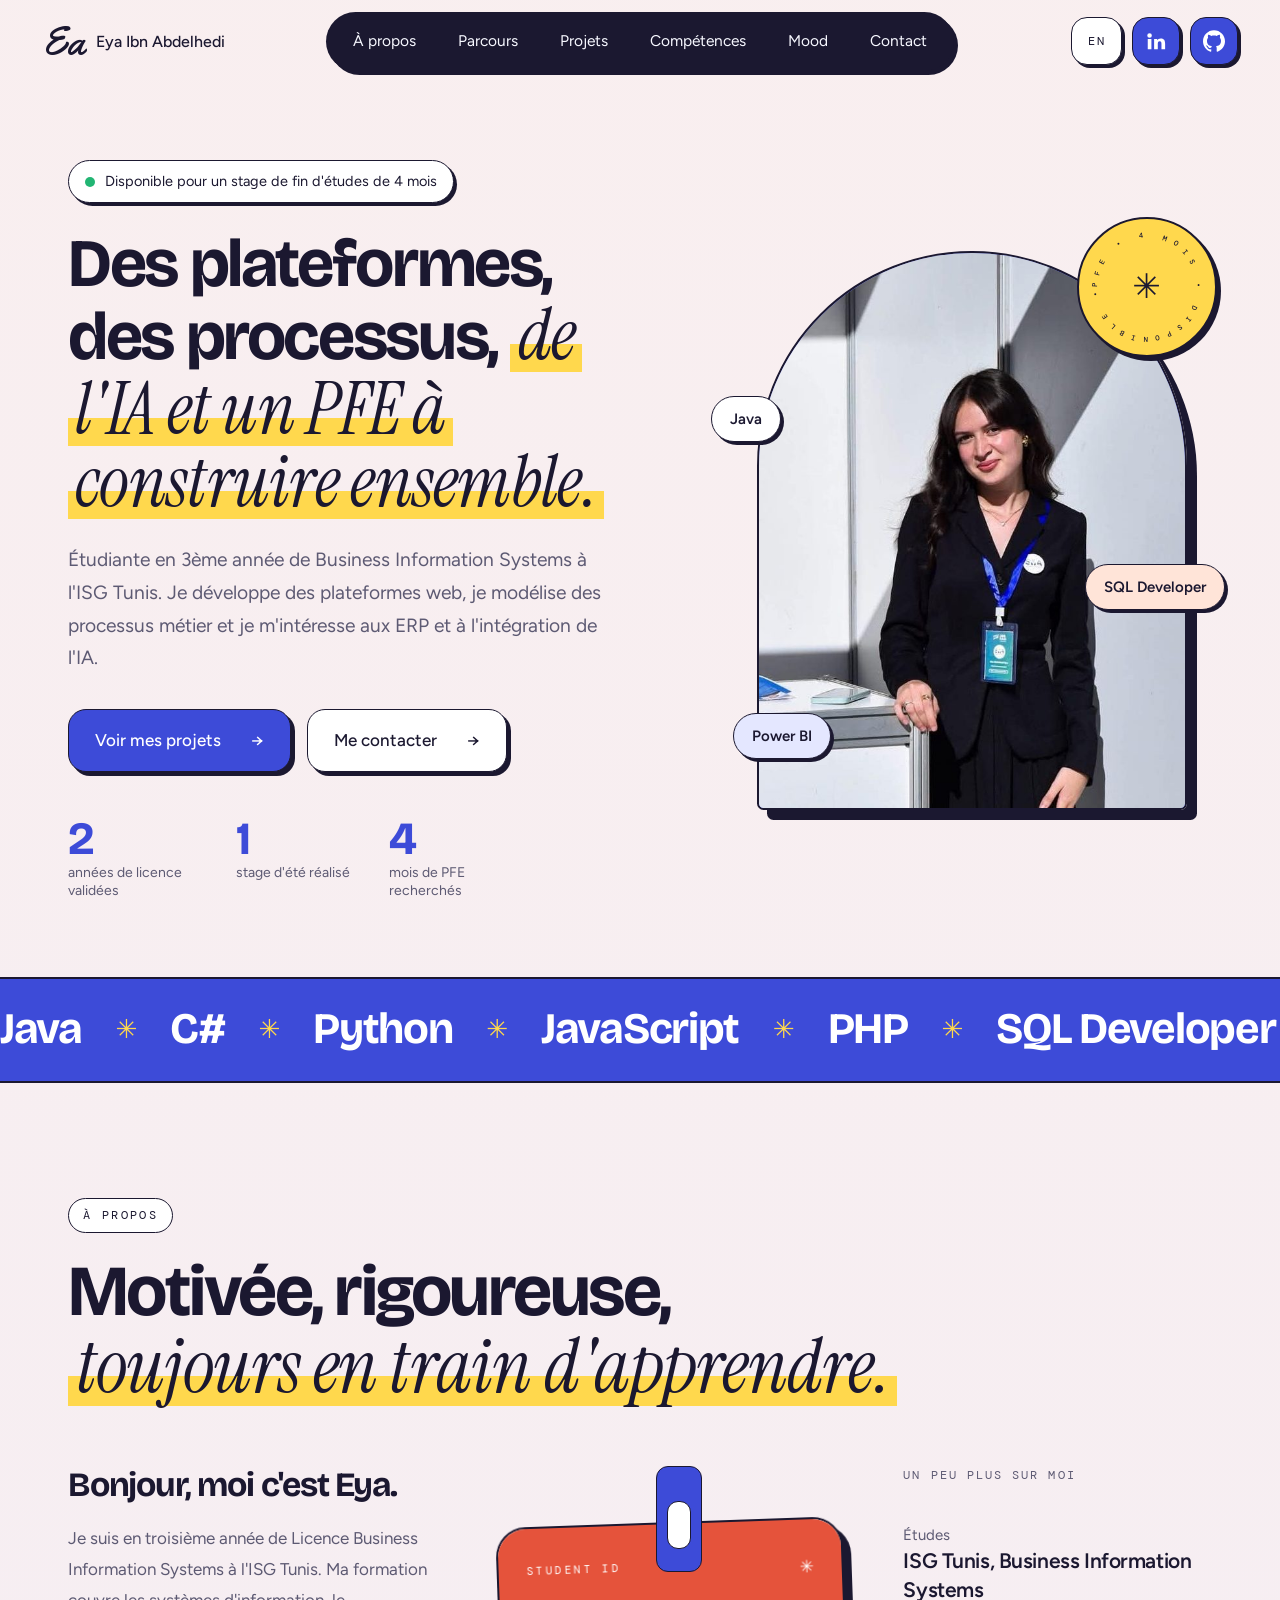
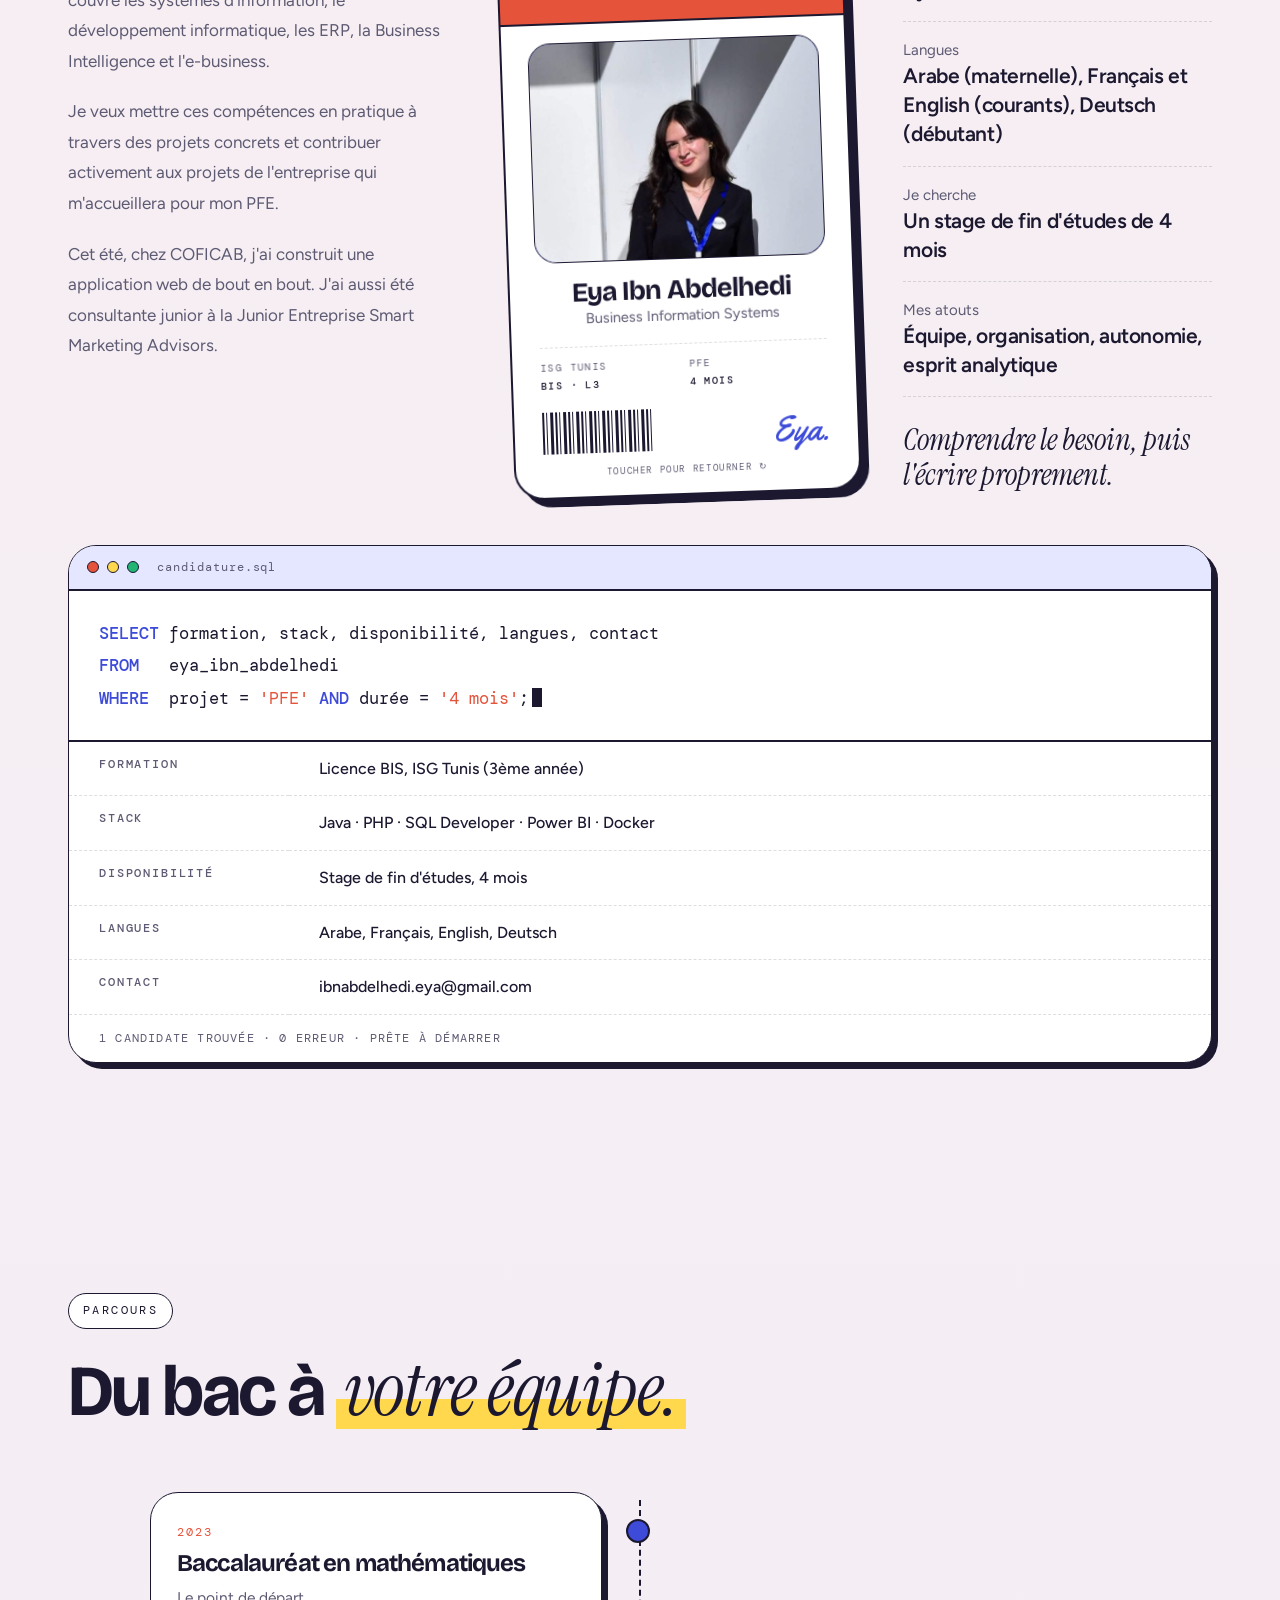
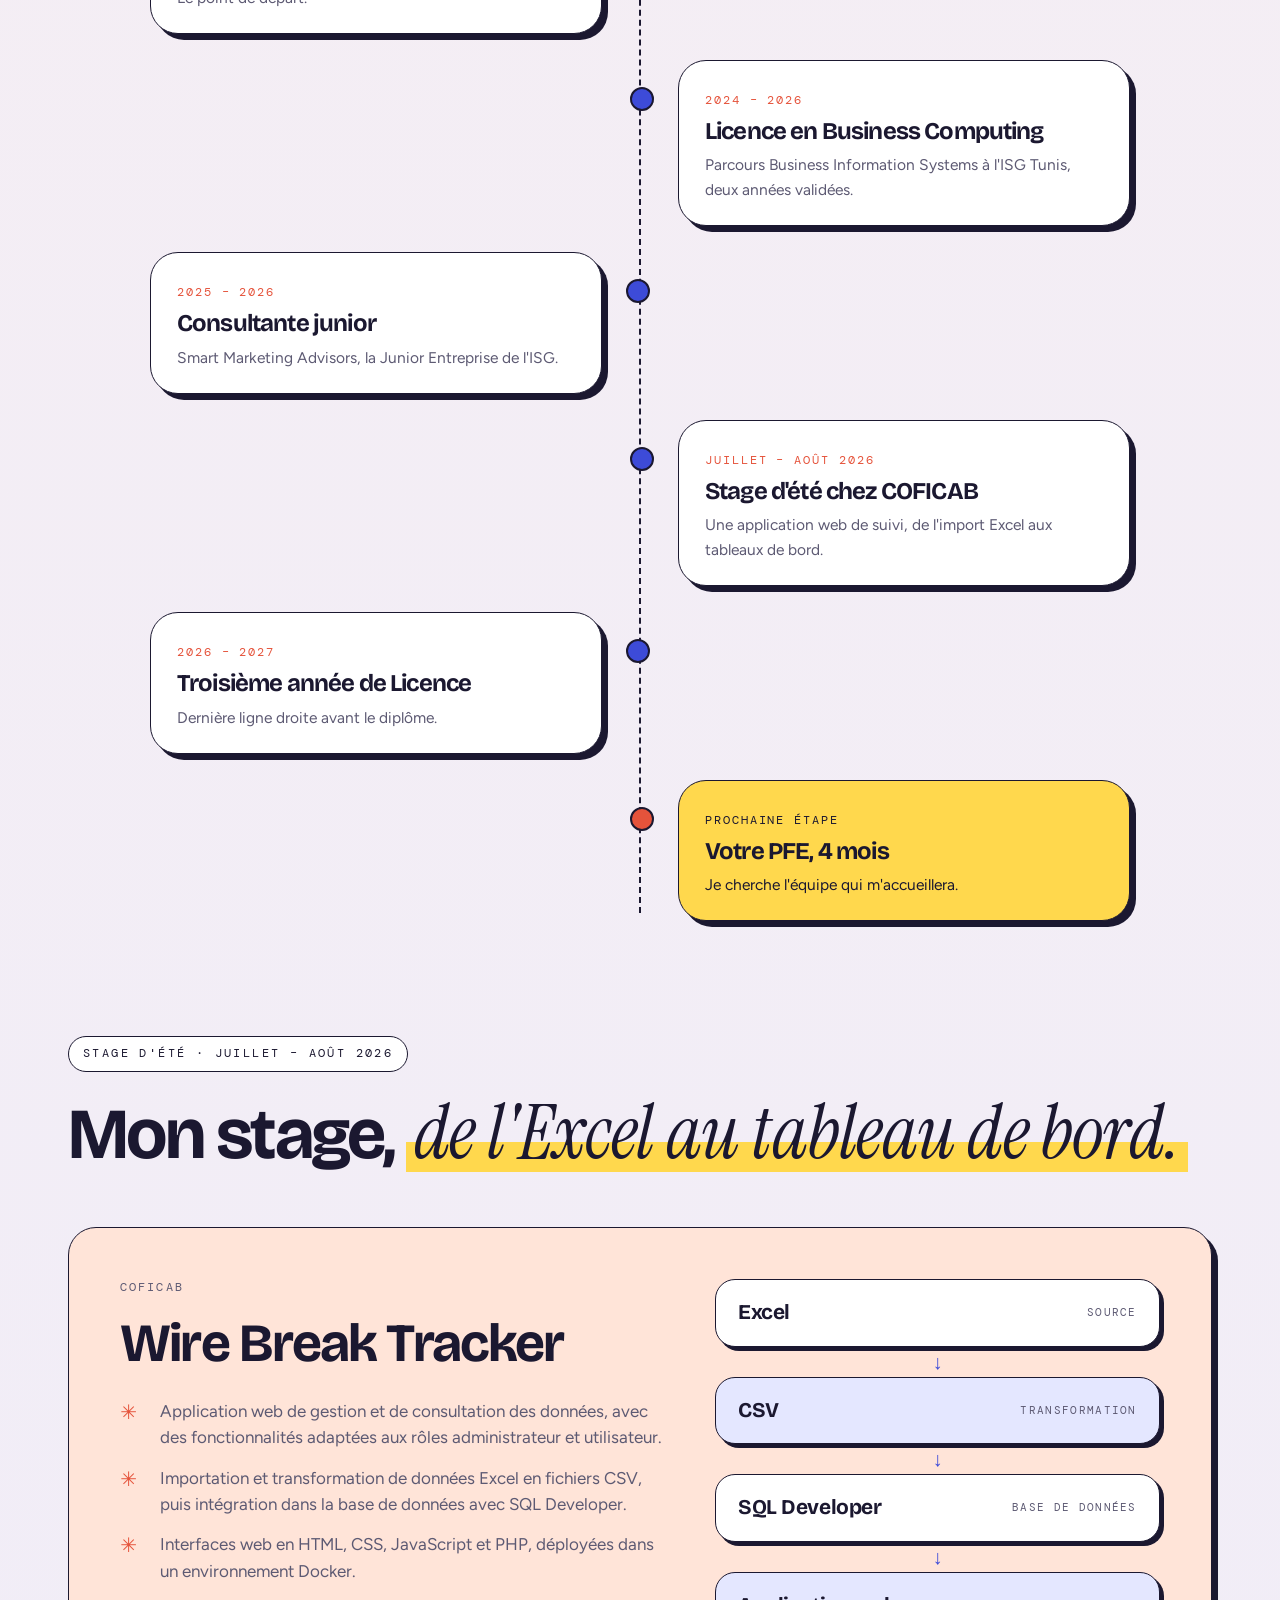
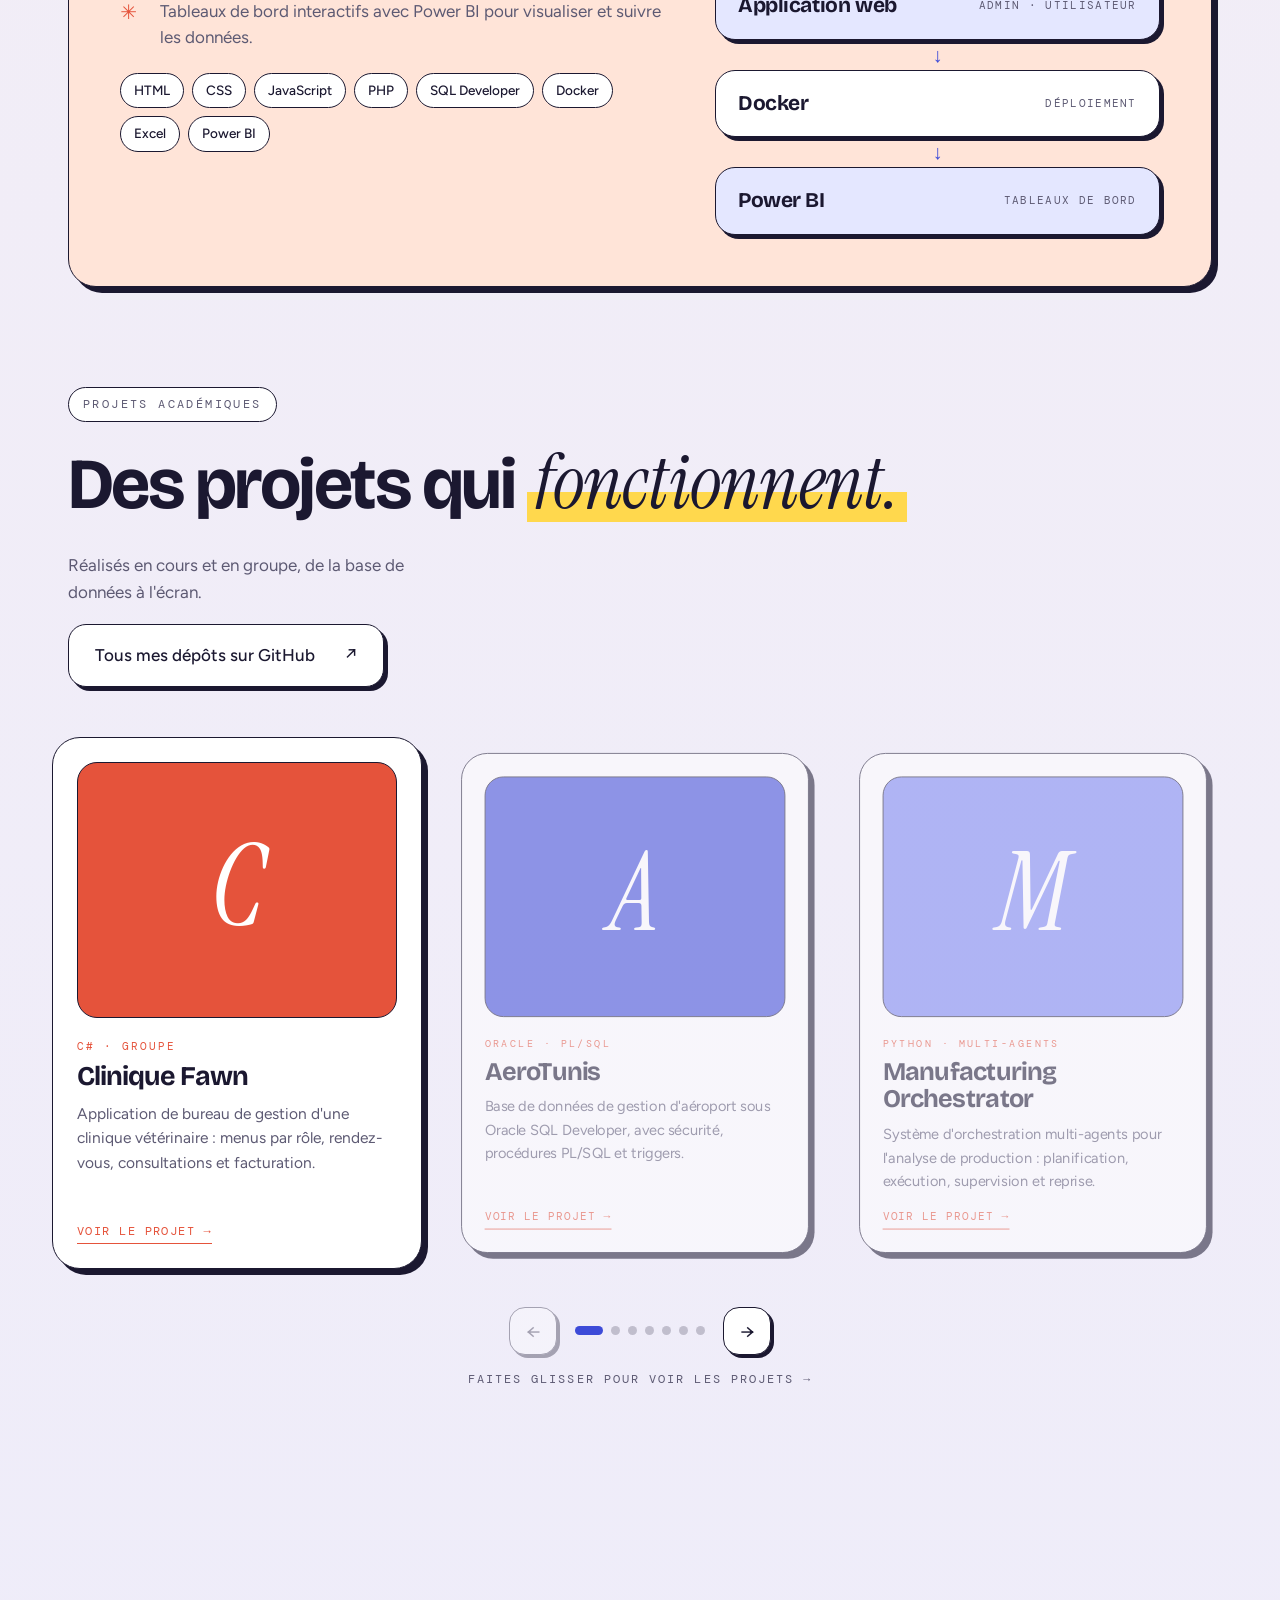
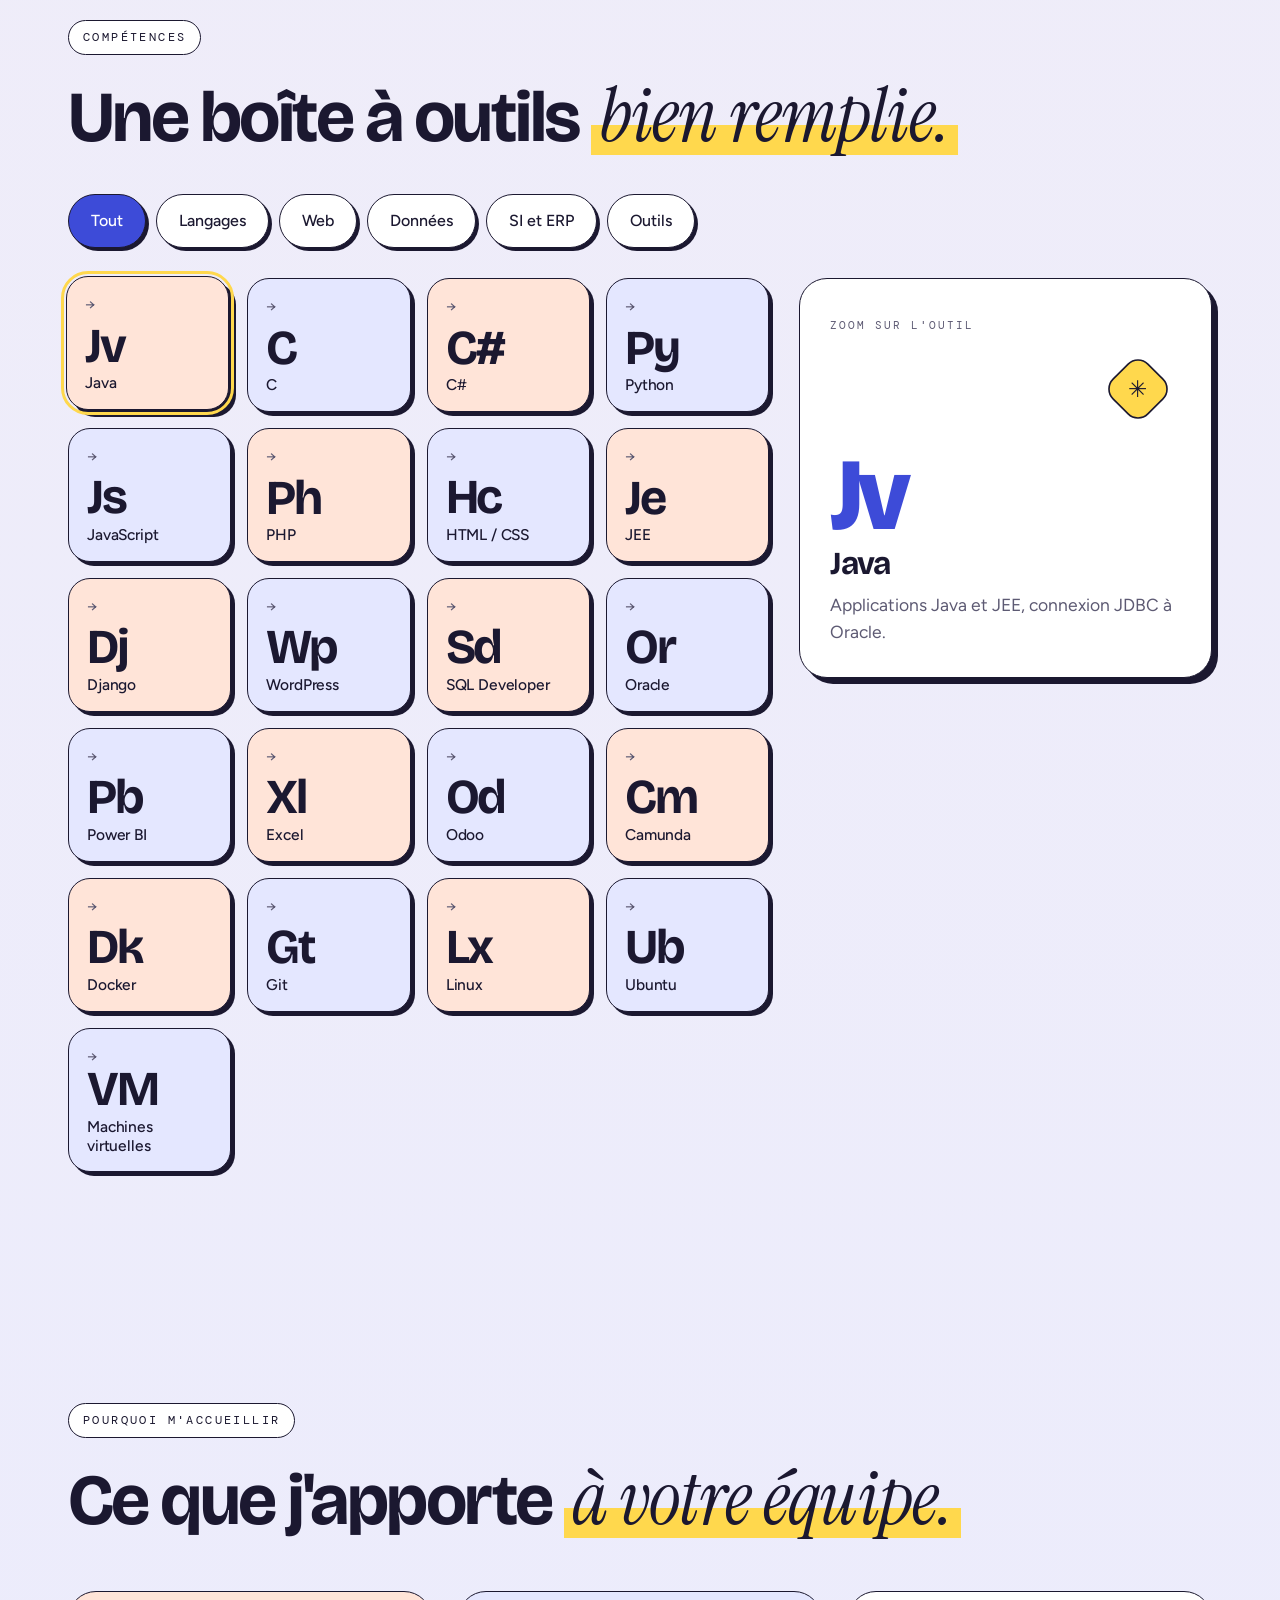
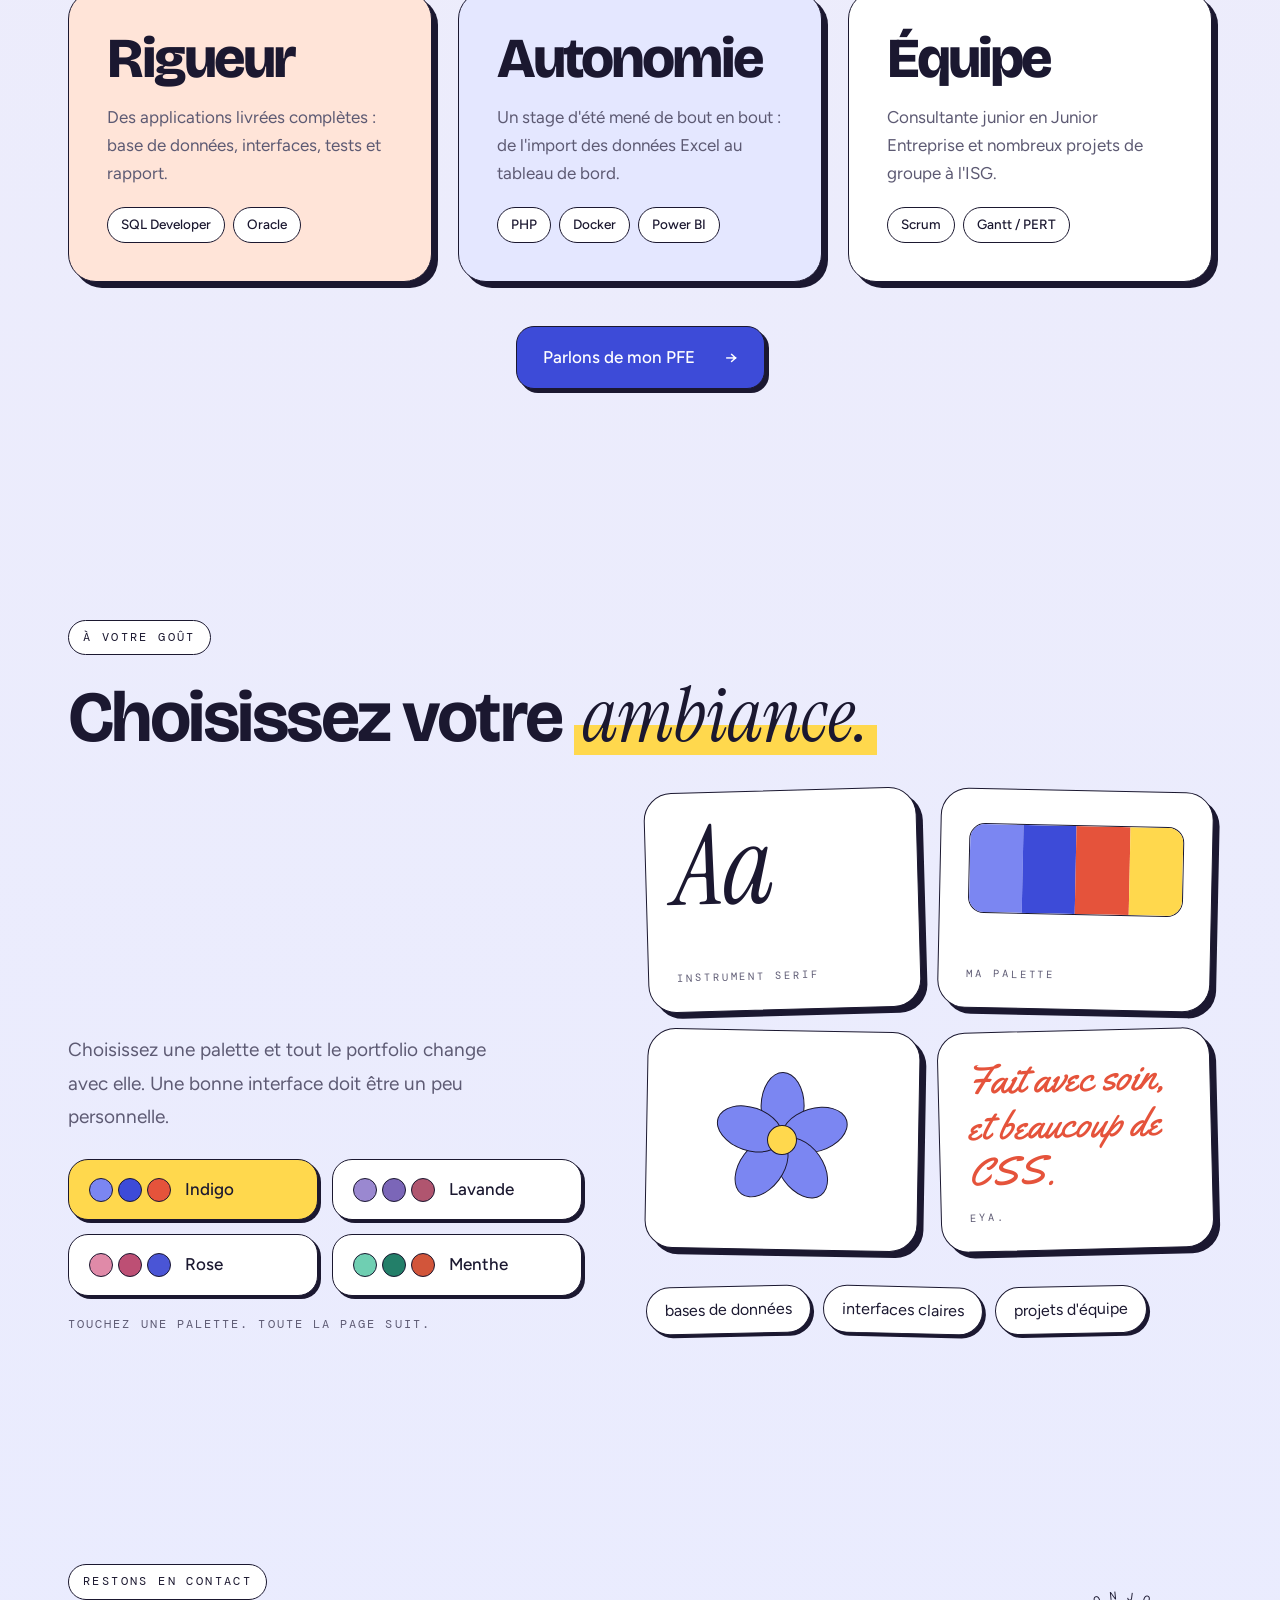
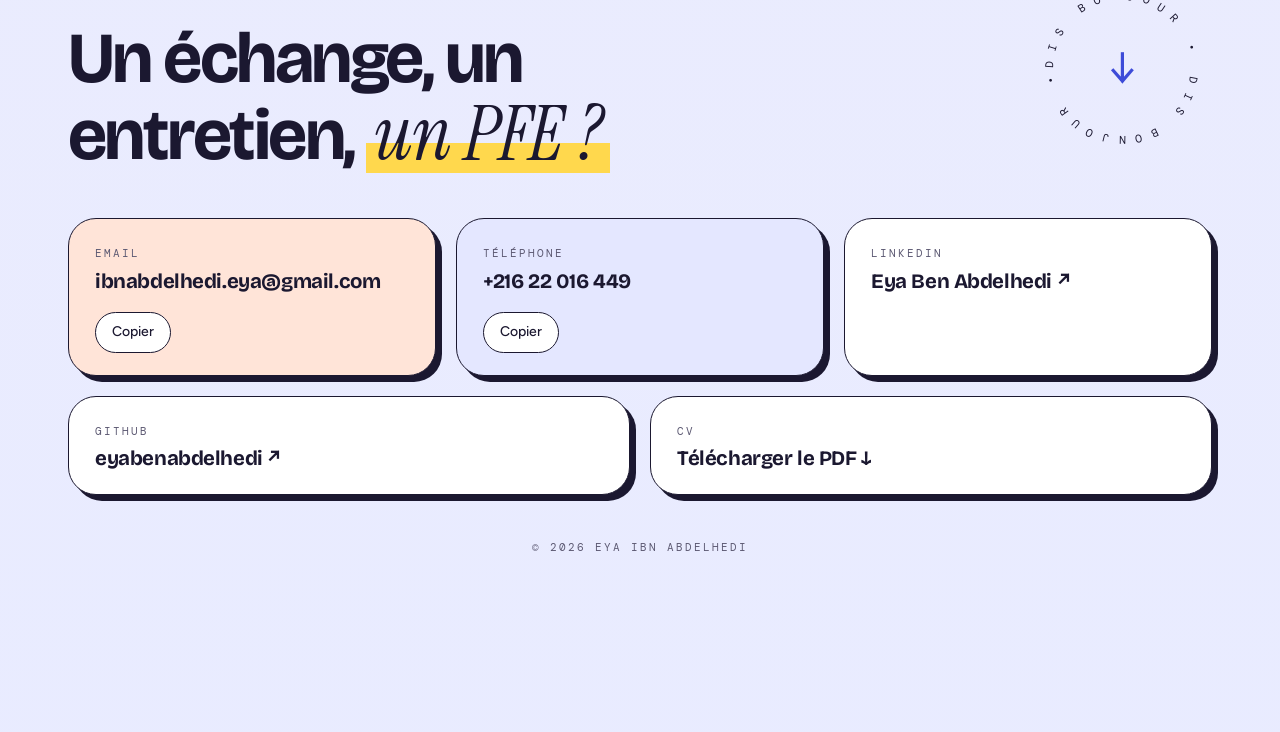
<file: index.html>
<!doctype html>
<html lang="fr">
<head>
<title>Eya Ibn Abdelhedi</title>
<meta charset="utf-8">
<meta name="viewport" content="width=device-width,initial-scale=1,viewport-fit=cover">
<meta name="description" content="Portfolio d'Eya Ibn Abdelhedi, étudiante en Business Information Systems à l'ISG Tunis, à la recherche d'un stage de fin d'études de 4 mois.">
<link rel="stylesheet" href="https://fonts.googleapis.com/css2?family=Bricolage+Grotesque:opsz,wght@12..96,500..800&family=Figtree:wght@400;500;600&family=Instrument+Serif:ital@0;1&family=DM+Mono:wght@400;500&family=Yellowtail&display=swap">
<link rel="stylesheet" href="style.css">
</head>
<body>


<div class="page" id="page">
<header>
  <a class="logo" href="#top" aria-label="Eya Ibn Abdelhedi"><b>Ea</b><span>Eya Ibn Abdelhedi</span></a>
  <nav class="pill" aria-label="Sections" id="nav">
    <a href="#about" data-i18n="nav_about">À propos</a>
    <a href="#path" data-i18n="nav_path">Parcours</a>
    <a href="#work" data-i18n="nav_work">Projets</a>
    <a href="#expertise" data-i18n="nav_exp">Compétences</a>
    <a href="#mood" data-i18n="nav_mood">Mood</a>
    <a href="#contact" data-i18n="nav_contact">Contact</a>
  </nav>
  <div class="tools">
    <button class="lang" id="lang" aria-label="Langue / Language">EN</button>
    <a class="sq" id="hLin" href="#" target="_blank" rel="noopener" aria-label="LinkedIn" hidden><svg viewBox="0 0 24 24"><path d="M4.98 3.5a2.5 2.5 0 1 1 0 5 2.5 2.5 0 0 1 0-5ZM3 9.75h4V21H3V9.75Zm6.5 0h3.83v1.54h.06c.53-1 1.84-2.07 3.78-2.07 4.04 0 4.78 2.66 4.78 6.12V21h-4v-5.6c0-1.34-.02-3.05-1.86-3.05-1.86 0-2.14 1.45-2.14 2.95V21h-4V9.75Z"/></svg></a>
    <a class="sq" id="hGit" href="#" target="_blank" rel="noopener" aria-label="GitHub" hidden><svg viewBox="0 0 24 24"><path d="M12 .297c-6.63 0-12 5.373-12 12 0 5.303 3.438 9.8 8.205 11.385.6.113.82-.258.82-.577 0-.285-.01-1.04-.015-2.04-3.338.724-4.042-1.61-4.042-1.61C4.422 18.07 3.633 17.7 3.633 17.7c-1.087-.744.084-.729.084-.729 1.205.084 1.838 1.236 1.838 1.236 1.07 1.835 2.809 1.305 3.495.998.108-.776.417-1.305.76-1.605-2.665-.3-5.466-1.332-5.466-5.93 0-1.31.465-2.38 1.235-3.22-.135-.303-.54-1.523.105-3.176 0 0 1.005-.322 3.3 1.23.96-.267 1.98-.399 3-.405 1.02.006 2.04.138 3 .405 2.28-1.552 3.285-1.23 3.285-1.23.645 1.653.24 2.873.12 3.176.765.84 1.23 1.91 1.23 3.22 0 4.61-2.805 5.625-5.475 5.92.42.36.81 1.096.81 2.22 0 1.606-.015 2.896-.015 3.286 0 .315.21.69.825.57C20.565 22.092 24 17.592 24 12.297c0-6.627-5.373-12-12-12"/></svg></a>
  </div>
</header>

<div class="pager" id="pager" aria-label="Pages">
  <button id="prev" aria-label="Précédent">←</button><div class="dots" id="dots"></div><button id="next" aria-label="Suivant">→</button>
</div>

<main>
<!-- HERO -->
<section id="top" data-sec>
  <div class="wrap">
    <div class="hero">
      <div>
        <p class="status"><i></i><span data-i18n="status">Disponible pour un stage de fin d'études de 4 mois</span></p>
        <h1 data-i18n="hero_h1">Des données, des applications, <em>un PFE à construire ensemble.</em></h1>
        <p class="lead" data-i18n="hero_lead">Étudiante en 3ème année de Business Information Systems à l'ISG Tunis. Je développe, je modélise des systèmes d'information et je transforme les données en tableaux de bord.</p>
        <div class="cta">
          <a class="btn primary" href="#work"><span data-i18n="hero_cta">Voir mes projets</span><span>→</span></a>
          <a class="btn" href="#contact"><span data-i18n="hero_cta2">Me contacter</span><span>→</span></a>
        </div>
        <div class="mini">
          <div><b>2</b><span data-i18n="st1">années de licence validées</span></div>
          <div><b>1</b><span data-i18n="st2">stage d'été réalisé</span></div>
          <div><b>4</b><span data-i18n="st3">mois de PFE recherchés</span></div>
        </div>
      </div>
      <div class="stage">
        <div class="arch" id="portrait"><div class="ini" aria-hidden="true">E</div></div>
        <div class="sticker" aria-hidden="true">
          <svg viewBox="0 0 200 200"><defs><path id="sp" d="M100,100 m-80,0 a80,80 0 1,1 160,0 a80,80 0 1,1 -160,0"/></defs><text><textPath href="#sp" textLength="496" lengthAdjust="spacing" id="stickText">PFE • 4 MOIS • DISPONIBLE • </textPath></text></svg>
          <b>✳</b>
        </div>
        <span class="fl">Java</span><span class="fl">SQL Developer</span><span class="fl">Power BI</span>
      </div>
    </div>
  </div>
  <div class="marquee"><div class="track" id="track" aria-hidden="true"></div></div>
</section>

<!-- ABOUT -->
<section id="about" data-sec>
  <div class="wrap">
    <p class="eyebrow" data-i18n="about_eb">À propos</p>
    <h2 style="margin-top:22px" data-i18n="about_h2">Motivée, rigoureuse, <em>toujours en train d'apprendre.</em></h2>
    <div class="about-grid">
      <div>
        <h3 data-i18n="about_hi">Bonjour, moi c'est Eya.</h3>
        <p data-i18n="about_p1">Je suis en troisième année de Licence Business Information Systems à l'ISG Tunis. Ma formation couvre les systèmes d'information, le développement informatique, les ERP, la Business Intelligence et l'e-business.</p>
        <p data-i18n="about_p2">Je veux mettre ces compétences en pratique à travers des projets concrets et contribuer activement aux projets de l'entreprise qui m'accueillera pour mon PFE.</p>
        <p data-i18n="about_p3">Cet été, chez COFICAB, j'ai construit une application web de bout en bout. J'ai aussi été consultante junior à la Junior Entreprise Smart Marketing Advisors.</p>
      </div>
      <div class="id-wrap">
        <div class="clip" aria-hidden="true"></div>
        <button class="id" id="id" aria-label="Retourner la carte / Flip the card">
          <div class="face front">
            <div class="id-top"><span class="mono">Student ID</span><span aria-hidden="true">✳</span></div>
            <div class="id-photo" id="idPhoto"><div class="ini" aria-hidden="true">E</div></div>
            <div class="id-name">Eya Ibn Abdelhedi</div>
            <div class="id-role">Business Information Systems</div>
            <div class="id-meta"><div>ISG TUNIS<b>BIS · L3</b></div><div>PFE<b data-i18n="id_pfe">4 MOIS</b></div></div>
            <div class="id-foot"><div class="barcode" aria-hidden="true"></div><div class="sign" aria-hidden="true">Eya.</div></div>
            <div class="tap" data-i18n="tap">TOUCHER POUR RETOURNER ↻</div>
          </div>
          <div class="face back">
            <h4 data-i18n="id_b_h">Au dos de la carte</h4>
            <ul>
              <li><b>Email</b><br>ibnabdelhedi.eya@gmail.com</li>
              <li><b data-i18n="tel">Téléphone</b><br>+216 22 016 449</li>
              <li><b data-i18n="id_b1k">Programme</b><br><span data-i18n="id_b1v">Licence Nationale en Business Computing</span></li>
              <li><b data-i18n="id_b2k">Association</b><br>Smart Marketing Advisors</li>
            </ul>
          </div>
        </button>
      </div>
      <div class="facts">
        <p class="mono" data-i18n="facts_eb">Un peu plus sur moi</p>
        <div class="fact"><small data-i18n="f1k">Études</small><strong data-i18n="f1v">ISG Tunis, Business Information Systems</strong></div>
        <div class="fact"><small data-i18n="f2k">Langues</small><strong data-i18n="f2v">Arabe (maternelle), Français et English (courants), Deutsch (débutant)</strong></div>
        <div class="fact"><small data-i18n="f3k">Je cherche</small><strong data-i18n="f3v">Un stage de fin d'études de 4 mois</strong></div>
        <div class="fact"><small data-i18n="f4k">Mes atouts</small><strong data-i18n="f4v">Équipe, organisation, autonomie, esprit analytique</strong></div>
        <p class="tagline" data-i18n="tagline">Comprendre le besoin, puis l'écrire proprement.</p>
      </div>
    </div>

    <div class="box sqlbox" aria-label="Candidature en SQL">
      <div class="sqlbar"><i></i><i></i><i></i><span>candidature.sql</span></div>
      <pre class="sqlcode" id="sqlcode"></pre>
      <div class="res"><table id="sqlres"></table></div>
      <p class="sqlfoot" data-i18n="sql_foot">1 candidate trouvée · 0 erreur · prête à démarrer</p>
    </div>
  </div>
</section>

<!-- PATH -->
<section id="path" data-sec>
  <div class="wrap">
    <p class="eyebrow" data-i18n="path_eb">Parcours</p>
    <h2 style="margin-top:22px" data-i18n="path_h2">Du bac à <em>votre équipe.</em></h2>
    <div class="tl" id="tl"></div>
  </div>
</section>

<!-- WORK -->
<section id="work" data-sec style="padding-top:0">
  <div class="wrap">
    <p class="eyebrow" data-i18n="case_eb">Stage d'été · Juillet – Août 2026</p>
    <h2 style="margin-top:22px" data-i18n="case_h2">Mon stage, <em>de l'Excel au tableau de bord.</em></h2>
    <div class="box case">
      <div>
        <p class="mono" style="color:var(--muted)">COFICAB</p>
        <h3 data-i18n="case_h3">Wire Break Tracker</h3>
        <ul>
          <li data-i18n="case_l1">Application web de gestion et de consultation des données, avec des fonctionnalités adaptées aux rôles administrateur et utilisateur.</li>
          <li data-i18n="case_l2">Importation et transformation de données Excel en fichiers CSV, puis intégration dans la base de données avec SQL Developer.</li>
          <li data-i18n="case_l3">Interfaces web en HTML, CSS, JavaScript et PHP, déployées dans un environnement Docker.</li>
          <li data-i18n="case_l4">Tableaux de bord interactifs avec Power BI pour visualiser et suivre les données.</li>
        </ul>
        <div class="chips"><span class="chip">HTML</span><span class="chip">CSS</span><span class="chip">JavaScript</span><span class="chip">PHP</span><span class="chip">SQL Developer</span><span class="chip">Docker</span><span class="chip">Excel</span><span class="chip">Power BI</span></div>
      </div>
      <div class="pipe" id="pipe" aria-label="Chaîne de traitement"></div>
    </div>

    <div class="work-head">
      <div><p class="eyebrow" data-i18n="work_eb">Projets académiques</p><h2 style="margin-top:22px" data-i18n="work_h2">Des projets qui <em>fonctionnent.</em></h2></div>
      <div><p data-i18n="work_sub">Réalisés en cours et en groupe, de la base de données à l'écran.</p><a class="btn" style="margin-top:18px" href="https://github.com/eyabenabdelhedi" target="_blank" rel="noopener"><span data-i18n="gh_all">Tous mes dépôts sur GitHub</span><span>↗</span></a></div>
    </div>
    <div class="swipe">
      <div class="cards" id="cards" tabindex="0" aria-label="Projets"></div>
      <div class="swipe-ctrl"><button type="button" id="sPrev" aria-label="Précédent">←</button><div class="sdots" id="sDots"></div><button type="button" id="sNext" aria-label="Suivant">→</button></div>
      <p class="mono swipe-hint" data-i18n="swipe_hint">Faites glisser pour voir les projets →</p>
    </div>
  </div>
</section>

<!-- EXPERTISE -->
<section id="expertise" data-sec>
  <div class="wrap">
    <p class="eyebrow" data-i18n="exp_eb">Compétences</p>
    <h2 style="margin-top:22px" data-i18n="exp_h2">Une boîte à outils <em>bien remplie.</em></h2>
    <div class="filters" id="filters" role="group" aria-label="Filtres"></div>
    <div class="exp">
      <div class="tiles" id="tiles"></div>
      <aside class="box feat" aria-live="polite" id="feat"></aside>
    </div>
  </div>
</section>

<!-- WHY -->
<section id="why" data-sec>
  <div class="wrap">
    <p class="eyebrow" data-i18n="why_eb">Pourquoi m'accueillir</p>
    <h2 style="margin-top:22px" data-i18n="why_h2">Ce que j'apporte <em>à votre équipe.</em></h2>
    <div class="three">
      <article class="box wc"><p class="big" data-i18n="w1_t">Rigueur</p><p data-i18n="w1_p">Des applications livrées complètes : base de données, interfaces, tests et rapport.</p><div class="chips"><span class="chip">SQL Developer</span><span class="chip">Oracle</span></div></article>
      <article class="box wc"><p class="big" data-i18n="w2_t">Autonomie</p><p data-i18n="w2_p">Un stage d'été mené de bout en bout : de l'import des données Excel au tableau de bord.</p><div class="chips"><span class="chip">PHP</span><span class="chip">Docker</span><span class="chip">Power BI</span></div></article>
      <article class="box wc"><p class="big" data-i18n="w3_t">Équipe</p><p data-i18n="w3_p">Consultante junior en Junior Entreprise et nombreux projets de groupe à l'ISG.</p><div class="chips"><span class="chip">Scrum</span><span class="chip">Gantt / PERT</span></div></article>
    </div>
    <div class="wrapcta"><a class="btn primary" href="#contact"><span data-i18n="why_cta">Parlons de mon PFE</span><span>→</span></a></div>
  </div>
</section>

<!-- MOOD -->
<section id="mood" data-sec>
  <div class="wrap">
    <p class="eyebrow" data-i18n="mood_eb">À votre goût</p>
    <h2 style="margin-top:22px" data-i18n="mood_h2">Choisissez votre <em>ambiance.</em></h2>
    <div class="mood">
      <div>
        <p class="lead" data-i18n="mood_p">Choisissez une palette et tout le portfolio change avec elle. Une bonne interface doit être un peu personnelle.</p>
        <div class="pal" id="pal"></div>
        <p class="mono hint" data-i18n="mood_hint">Touchez une palette. Toute la page suit.</p>
      </div>
      <div class="collage">
        <div class="box cc"><span class="aa" aria-hidden="true">Aa</span><span class="mono">Instrument Serif</span></div>
        <div class="box cc"><div class="strip" aria-hidden="true"><i></i><i></i><i></i><i></i></div><span class="mono" data-i18n="mood_pal">Ma palette</span></div>
        <div class="box cc"><div class="flower" aria-hidden="true"><i></i><i></i><i></i><i></i><i></i><u></u></div></div>
        <div class="box cc script"><p data-i18n="mood_script">Fait avec soin, et beaucoup de CSS.</p><span class="mono">Eya.</span></div>
        <div class="tags"><span data-i18n="tag1">bases de données</span><span data-i18n="tag2">interfaces claires</span><span data-i18n="tag3">projets d'équipe</span></div>
      </div>
    </div>
  </div>
</section>

<!-- CONTACT -->
<section id="contact" data-sec>
  <div class="wrap">
    <div class="contact-top">
      <div>
        <p class="eyebrow" data-i18n="c_eb">Restons en contact</p>
        <h2 style="margin-top:22px" data-i18n="c_h2">Un échange, un entretien, <em>un PFE ?</em></h2>
      </div>
      <div class="circ" aria-hidden="true">
        <svg viewBox="0 0 200 200"><defs><path id="cp" d="M100,100 m-76,0 a76,76 0 1,1 152,0 a76,76 0 1,1 -152,0"/></defs><text><textPath href="#cp" textLength="470" lengthAdjust="spacing" id="circText">DIS BONJOUR • DIS BONJOUR • </textPath></text></svg>
        <span>↓</span>
      </div>
    </div>
    <div class="links" id="links"></div>
  </div>
  <footer><p class="mono">© 2026 Eya Ibn Abdelhedi</p></footer>
</section>
</main>
</div>

<script src="script.js"></script>

</body>
</html>
</file>
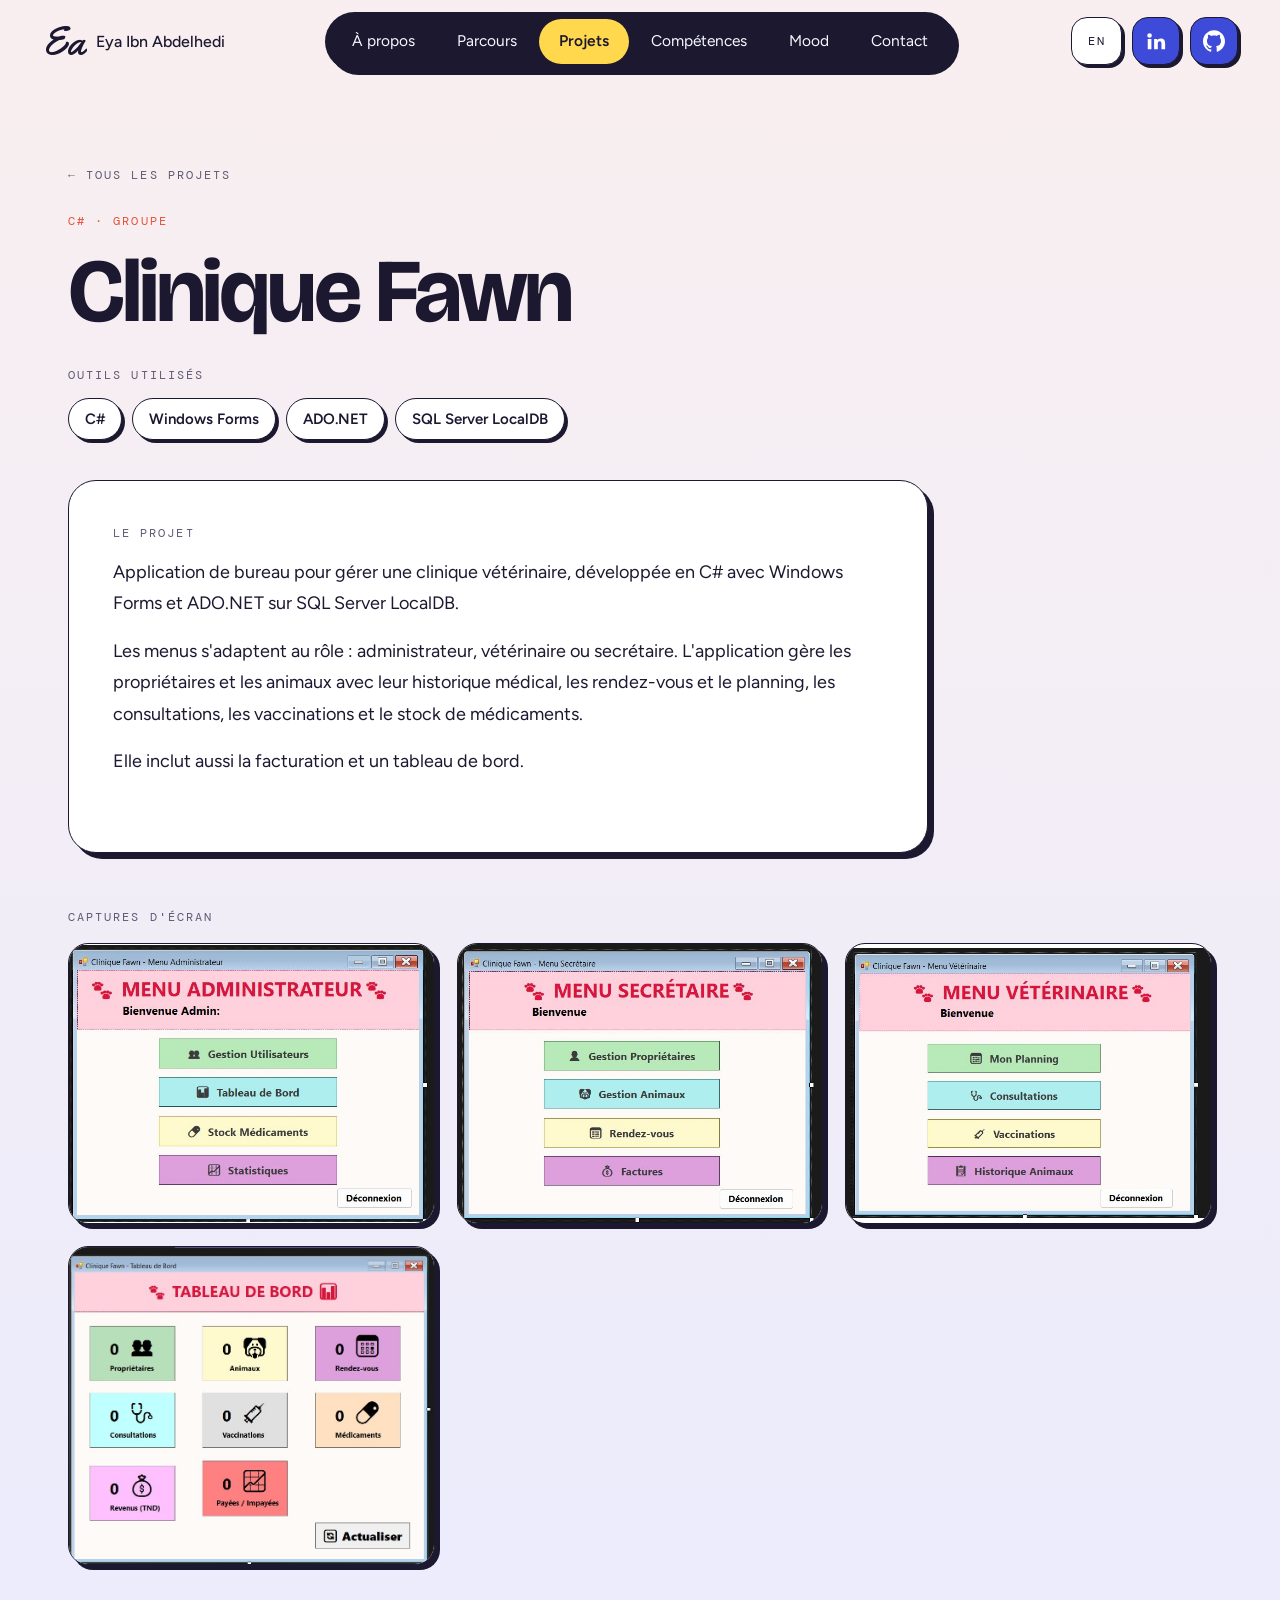
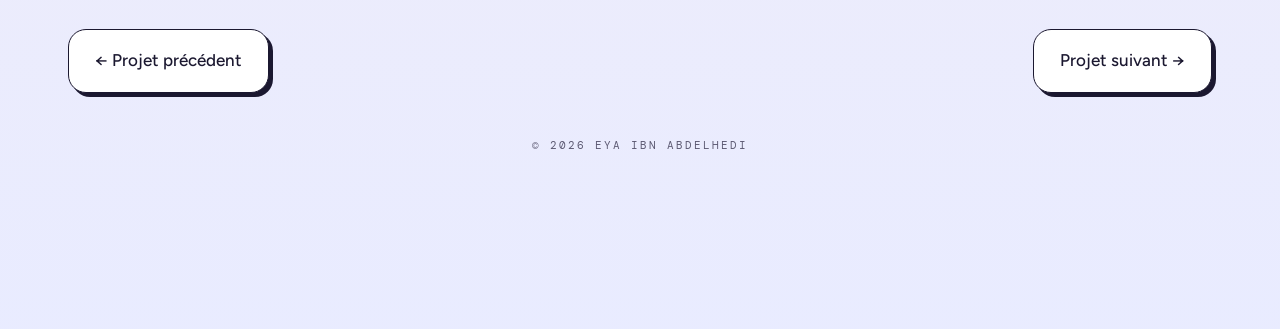
<file: project.html>
<!doctype html>
<html lang="fr">
<head>
<title>Projet · Eya Ibn Abdelhedi</title>
<meta charset="utf-8">
<meta name="viewport" content="width=device-width,initial-scale=1,viewport-fit=cover">
<meta name="description" content="Portfolio d'Eya Ibn Abdelhedi, étudiante en Business Information Systems à l'ISG Tunis, à la recherche d'un stage de fin d'études de 4 mois.">
<link rel="stylesheet" href="https://fonts.googleapis.com/css2?family=Bricolage+Grotesque:opsz,wght@12..96,500..800&family=Figtree:wght@400;500;600&family=Instrument+Serif:ital@0;1&family=DM+Mono:wght@400;500&family=Yellowtail&display=swap">
<link rel="stylesheet" href="style.css">
</head>
<body>

<div class="page" id="page">
<header>
  <a class="logo" href="index.html" aria-label="Eya Ibn Abdelhedi"><b>Ea</b><span>Eya Ibn Abdelhedi</span></a>
  <nav class="pill" aria-label="Sections" id="nav">
    <a href="index.html#about" data-i18n="nav_about">À propos</a>
    <a href="index.html#path" data-i18n="nav_path">Parcours</a>
    <a href="index.html#work" data-i18n="nav_work">Projets</a>
    <a href="index.html#expertise" data-i18n="nav_exp">Compétences</a>
    <a href="index.html#mood" data-i18n="nav_mood">Mood</a>
    <a href="index.html#contact" data-i18n="nav_contact">Contact</a>
  </nav>
  <div class="tools">
    <button class="lang" id="lang" aria-label="Langue / Language">EN</button>
    <a class="sq" id="hLin" href="#" target="_blank" rel="noopener" aria-label="LinkedIn" hidden><svg viewBox="0 0 24 24"><path d="M4.98 3.5a2.5 2.5 0 1 1 0 5 2.5 2.5 0 0 1 0-5ZM3 9.75h4V21H3V9.75Zm6.5 0h3.83v1.54h.06c.53-1 1.84-2.07 3.78-2.07 4.04 0 4.78 2.66 4.78 6.12V21h-4v-5.6c0-1.34-.02-3.05-1.86-3.05-1.86 0-2.14 1.45-2.14 2.95V21h-4V9.75Z"/></svg></a>
    <a class="sq" id="hGit" href="#" target="_blank" rel="noopener" aria-label="GitHub" hidden><svg viewBox="0 0 24 24"><path d="M12 .297c-6.63 0-12 5.373-12 12 0 5.303 3.438 9.8 8.205 11.385.6.113.82-.258.82-.577 0-.285-.01-1.04-.015-2.04-3.338.724-4.042-1.61-4.042-1.61C4.422 18.07 3.633 17.7 3.633 17.7c-1.087-.744.084-.729.084-.729 1.205.084 1.838 1.236 1.838 1.236 1.07 1.835 2.809 1.305 3.495.998.108-.776.417-1.305.76-1.605-2.665-.3-5.466-1.332-5.466-5.93 0-1.31.465-2.38 1.235-3.22-.135-.303-.54-1.523.105-3.176 0 0 1.005-.322 3.3 1.23.96-.267 1.98-.399 3-.405 1.02.006 2.04.138 3 .405 2.28-1.552 3.285-1.23 3.285-1.23.645 1.653.24 2.873.12 3.176.765.84 1.23 1.91 1.23 3.22 0 4.61-2.805 5.625-5.475 5.92.42.36.81 1.096.81 2.22 0 1.606-.015 2.896-.015 3.286 0 .315.21.69.825.57C20.565 22.092 24 17.592 24 12.297c0-6.627-5.373-12-12-12"/></svg></a>
  </div>
</header>

<main>
<section id="proj" class="sub">
  <div class="wrap">
    <a class="back mono" href="index.html#work" data-i18n="p_back">← Tous les projets</a>
    <p class="kind mono" id="pKind"></p>
    <h1 id="pTitle"></h1>
    <p class="mono tl-label" data-i18n="p_tools">Outils utilisés</p>
    <div class="ptools" id="pTools"></div>

    <div class="box pbody">
      <p class="mono" data-i18n="p_about">Le projet</p>
      <div id="pText"></div>
      <div class="pcta" id="pCta"></div>
    </div>

    <div class="pshots" id="pShots" hidden>
      <p class="mono" data-i18n="p_shots">Captures d'écran</p>
      <div class="shots" id="pShotGrid"></div>
    </div>

    <div class="pnav" id="pNav"></div>
  </div>
  <footer><p class="mono">© 2026 Eya Ibn Abdelhedi</p></footer>
</section>
</main>
</div>

<div class="lb" id="lb" hidden><img alt=""></div>

<script src="script.js"></script>

</body>
</html>
</file>
<file: style.css>
[hidden]{display:none!important}
html,body{margin:0}
/* Layout: sticker-style cards (hard offset shadows) on a cool pastel page; hero with photo, rotating PFE sticker and floating stack chips; then SQL "candidature", timeline, case study, projects, skills. */
:root{
  --font-display:'Bricolage Grotesque','Figtree',system-ui,sans-serif;
  --font-body:'Figtree',system-ui,-apple-system,'Segoe UI',sans-serif;
  --font-serif:'Instrument Serif','Iowan Old Style',Georgia,serif;
  --font-mono:'DM Mono',ui-monospace,Menlo,Consolas,monospace;
  --font-script:'Yellowtail','Segoe Script',cursive;

  /* mood (default indigo; overridden by [data-mood]) */
  --brand:#3d4bd8; --brand-2:#7b86f2; --accent:#e5533b; --warm:#ffcdb8; --cool:#cdd3ff;

  /* theme */
  --base:#f7f8ff; --card:#ffffff; --ink:#1b1830; --muted:#5d5a73; --line:rgba(27,24,48,.14);
  --edge:#1b1830; --hs:#1b1830; --hl:#ffd84d; --on-hl:#1b1830; --on-brand:#fff;
  --accent-text:var(--accent); --brand-text:var(--brand);
  --bg:var(--base);
  --bg-a:color-mix(in srgb,var(--warm) 22%,var(--base));
  --bg-b:color-mix(in srgb,var(--cool) 34%,var(--base));
  --tile-warm:color-mix(in srgb,var(--warm) 55%,var(--card));
  --tile-cool:color-mix(in srgb,var(--cool) 55%,var(--card));
  --glass:color-mix(in srgb,var(--card) 80%,transparent);
}
@media (prefers-color-scheme: dark){:root:not([data-theme="light"]){
  --base:#13111f; --card:#1e1a30; --ink:#f3f0ff; --muted:#b6b0cf; --line:rgba(255,255,255,.14);
  --edge:#d9d3f7; --hs:rgba(217,211,247,.4); --hl:#b8921f; --on-hl:#fff;
  --accent-text:color-mix(in srgb,var(--accent) 60%,#fff); --brand-text:color-mix(in srgb,var(--brand) 50%,#fff);
  --tile-warm:color-mix(in srgb,var(--warm) 22%,var(--card)); --tile-cool:color-mix(in srgb,var(--cool) 22%,var(--card));
  --bg-a:color-mix(in srgb,var(--warm) 8%,var(--base)); --bg-b:color-mix(in srgb,var(--cool) 14%,var(--base));
  color-scheme:dark}}
:root[data-theme="dark"]{
  --base:#13111f; --card:#1e1a30; --ink:#f3f0ff; --muted:#b6b0cf; --line:rgba(255,255,255,.14);
  --edge:#d9d3f7; --hs:rgba(217,211,247,.4); --hl:#b8921f; --on-hl:#fff;
  --accent-text:color-mix(in srgb,var(--accent) 60%,#fff); --brand-text:color-mix(in srgb,var(--brand) 50%,#fff);
  --tile-warm:color-mix(in srgb,var(--warm) 22%,var(--card)); --tile-cool:color-mix(in srgb,var(--cool) 22%,var(--card));
  --bg-a:color-mix(in srgb,var(--warm) 8%,var(--base)); --bg-b:color-mix(in srgb,var(--cool) 14%,var(--base));
  color-scheme:dark}
:root[data-mood="lavender"]{--brand:#7b66b8;--brand-2:#9a88d0;--accent:#b0556f;--warm:#f0b99c;--cool:#b9a7e6}
:root[data-mood="rose"]{--brand:#bd4f74;--brand-2:#e08aa8;--accent:#4a55d6;--warm:#f4b6c6;--cool:#d9c3f0}
:root[data-mood="mint"]{--brand:#237f69;--brand-2:#6fcfb2;--accent:#d2553a;--warm:#bfe8d6;--cool:#cde4f2}

*{box-sizing:border-box}
html{scroll-behavior:smooth;scroll-padding-top:110px}
body{margin:0;background:var(--bg);color:var(--ink);font-family:var(--font-body);font-size:17px;line-height:1.6;
  padding-left:max(16px,env(safe-area-inset-left,0px));padding-right:max(16px,env(safe-area-inset-right,0px));
  -webkit-font-smoothing:antialiased;overflow-x:hidden}
body::before{content:"";position:fixed;inset:0 0 auto;height:env(safe-area-inset-top,0px);z-index:60;background:var(--bg-a)}
.page{background:linear-gradient(180deg,var(--bg-a) 0%,var(--bg-b) 100%);margin-inline:calc(-1*max(16px,env(safe-area-inset-left,0px)));
  padding-inline:max(16px,env(safe-area-inset-left,0px));overflow:hidden}
.wrap{max-width:1240px;margin-inline:auto;padding-inline:clamp(0px,4vw,48px)}
a{color:inherit}
button{font:inherit;color:inherit;cursor:pointer}
:focus-visible{outline:3px solid var(--brand);outline-offset:3px;border-radius:10px}
h1,h2,h3,h4,p{margin:0}
h1,h2,h3{font-family:var(--font-display);font-weight:700;letter-spacing:-.035em;line-height:1.02;text-wrap:balance}
h2{font-size:clamp(38px,5.6vw,78px)}
em{font-family:var(--font-serif);font-style:italic;font-weight:400;letter-spacing:-.01em;font-size:1.06em;padding:0 .1em;
  background:linear-gradient(transparent 60%,var(--hl) 60% 90%,transparent 90%);-webkit-box-decoration-break:clone;box-decoration-break:clone;color:var(--ink)}
.mono{font-family:var(--font-mono);font-size:11.5px;letter-spacing:.18em;text-transform:uppercase}
.eyebrow{display:inline-block;font-family:var(--font-mono);font-size:12px;letter-spacing:.2em;text-transform:uppercase;padding:7px 14px;border:1.5px solid var(--edge);border-radius:99px;background:var(--card)}
section{padding-block:clamp(70px,9vw,120px)}
.box{background:var(--card);border:1.5px solid var(--edge);border-radius:28px;box-shadow:6px 6px 0 var(--hs)}
.btn{display:inline-flex;align-items:center;justify-content:space-between;gap:30px;padding:17px 26px;border-radius:18px;border:1.5px solid var(--edge);background:var(--card);text-decoration:none;font-size:17px;font-weight:500;box-shadow:4px 4px 0 var(--hs);transition:transform .2s,box-shadow .2s}
.btn:hover{transform:translate(-2px,-2px);box-shadow:6px 6px 0 var(--hs)}
.btn:active{transform:translate(2px,2px);box-shadow:1px 1px 0 var(--hs)}
.btn.primary{background:var(--brand);color:var(--on-brand)}

/* header */
header{position:fixed;z-index:70;top:calc(env(safe-area-inset-top,0px) + 12px);left:max(16px,env(safe-area-inset-left,0px));right:max(16px,env(safe-area-inset-right,0px));display:grid;grid-template-columns:1fr auto 1fr;align-items:center;pointer-events:none}
header>*{pointer-events:auto}
.logo{display:flex;align-items:center;gap:12px;text-decoration:none;justify-self:start;padding-left:clamp(0px,2vw,28px)}
.logo b{font-family:var(--font-script);font-weight:400;font-size:40px;line-height:1;color:var(--ink)}
.logo span{font-size:16px;font-weight:500}
nav.pill{display:flex;gap:2px;padding:7px;border-radius:99px;background:var(--edge);box-shadow:4px 4px 0 var(--hs)}
nav.pill a{padding:10px 20px;border-radius:99px;text-decoration:none;font-size:15.5px;color:var(--base);white-space:nowrap;transition:background .2s,color .2s}
nav.pill a:hover{background:rgba(255,255,255,.14)}
nav.pill a.on{background:var(--hl);color:var(--on-hl);font-weight:600}
.tools{display:flex;gap:10px;justify-self:end;padding-right:clamp(0px,2vw,28px);align-items:center}
.sq{width:48px;height:48px;border-radius:16px;display:grid;place-items:center;background:var(--brand);color:var(--on-brand);border:1.5px solid var(--edge);box-shadow:3px 3px 0 var(--hs)}
.sq[hidden]{display:none}
.sq svg{width:22px;height:22px;fill:currentColor}
.lang{height:48px;padding:0 16px;border-radius:16px;border:1.5px solid var(--edge);background:var(--card);font-family:var(--font-mono);font-size:12px;letter-spacing:.14em;box-shadow:3px 3px 0 var(--hs)}
.pager{position:fixed;z-index:65;top:calc(env(safe-area-inset-top,0px) + 82px);left:50%;transform:translate(-50%,-8px);display:flex;align-items:center;gap:12px;opacity:0;pointer-events:none;transition:opacity .3s,transform .3s}
.pager.show{opacity:1;pointer-events:auto;transform:translate(-50%,0)}
.pager button{width:52px;height:38px;border-radius:14px;border:1.5px solid var(--edge);background:var(--card);box-shadow:3px 3px 0 var(--hs);font-size:18px}
.dots{display:flex;gap:10px;align-items:center}
.dots i{width:9px;height:9px;border-radius:9px;background:var(--line);border:1px solid var(--edge);transition:width .3s,background .3s;cursor:pointer}
.dots i.on{width:34px;background:var(--brand)}

/* hero */
#top{padding-top:clamp(120px,13vw,160px);padding-bottom:0}
.hero{display:grid;grid-template-columns:minmax(0,1.12fr) minmax(0,.88fr);gap:clamp(24px,4vw,70px);align-items:center}
.status{display:inline-flex;align-items:center;gap:10px;padding:9px 16px;border:1.5px solid var(--edge);border-radius:99px;background:var(--card);font-size:14.5px;box-shadow:3px 3px 0 var(--hs)}
.status i{width:10px;height:10px;border-radius:50%;background:#22b573;box-shadow:0 0 0 0 rgba(34,181,115,.6);animation:pulse 2s infinite}
@keyframes pulse{70%{box-shadow:0 0 0 10px rgba(34,181,115,0)}100%{box-shadow:0 0 0 0 rgba(34,181,115,0)}}
.hero h1{font-size:clamp(40px,5.3vw,78px);margin-top:26px;line-height:1.02}
.hero .lead{font-size:clamp(17px,1.5vw,20px);color:var(--muted);margin-top:26px;max-width:540px;line-height:1.7}
.cta{display:flex;gap:16px;flex-wrap:wrap;margin-top:34px}
.mini{display:flex;gap:clamp(16px,3vw,40px);margin-top:44px;flex-wrap:wrap}
.mini div{display:flex;flex-direction:column;gap:2px}
.mini b{font-family:var(--font-display);font-size:46px;line-height:1;letter-spacing:-.04em;color:var(--brand-text)}
.mini span{font-size:14px;color:var(--muted);max-width:130px;line-height:1.3}
.stage{position:relative;justify-self:center;width:min(100%,430px)}
.arch{aspect-ratio:3/3.9;border-radius:999px 999px 30px 30px;overflow:hidden;border:2px solid var(--edge);box-shadow:10px 10px 0 var(--hs);background:linear-gradient(160deg,var(--brand-2),var(--brand));position:relative}
.arch img{width:100%;height:100%;object-fit:cover;object-position:52% 14%;display:block}
.arch .ini{position:absolute;inset:0;display:grid;place-items:center;font-family:var(--font-serif);font-style:italic;font-size:220px;color:rgba(255,255,255,.9)}
.sticker{position:absolute;top:-34px;right:-30px;width:140px;height:140px;border-radius:50%;background:var(--hl);color:var(--on-hl);border:2px solid var(--edge);display:grid;place-items:center;z-index:3;box-shadow:4px 4px 0 var(--hs)}
.sticker svg{position:absolute;inset:6px;width:calc(100% - 12px);height:calc(100% - 12px);animation:spin 18s linear infinite}
.sticker text{font-family:var(--font-mono);font-size:11.5px;letter-spacing:.2em;fill:var(--on-hl);font-weight:500;text-transform:uppercase}
.sticker b{font-family:var(--font-display);font-size:34px;line-height:1;position:relative}
@keyframes spin{to{transform:rotate(360deg)}}
.fl{position:absolute;z-index:3;padding:10px 18px;border-radius:99px;border:1.5px solid var(--edge);background:var(--card);font-weight:600;font-size:15px;box-shadow:3px 3px 0 var(--hs);animation:bob 5s ease-in-out infinite}
.fl:nth-of-type(1){left:-46px;top:26%}
.fl:nth-of-type(2){right:-38px;top:56%;animation-delay:-1.6s;background:var(--tile-warm)}
.fl:nth-of-type(3){left:-24px;bottom:9%;animation-delay:-3.2s;background:var(--tile-cool)}
@keyframes bob{50%{transform:translateY(-9px) rotate(-1.5deg)}}

/* marquee */
.marquee{margin-top:clamp(50px,6vw,90px);margin-inline:calc(-1*max(16px,env(safe-area-inset-left,0px)));border-block:2px solid var(--edge);background:var(--brand);color:var(--on-brand);overflow:hidden;padding-block:16px}
.track{display:flex;gap:34px;width:max-content;animation:slide 40s linear infinite;align-items:center}
.marquee:hover .track{animation-play-state:paused}
.track span{font-family:var(--font-display);font-weight:700;font-size:clamp(26px,3.4vw,44px);letter-spacing:-.03em;white-space:nowrap;display:flex;align-items:center;gap:34px}
.track span::after{content:"✳";font-size:.6em;color:var(--hl)}
@keyframes slide{to{transform:translateX(-50%)}}

/* about */
.about-grid{display:grid;grid-template-columns:minmax(0,1fr) minmax(0,.9fr) minmax(0,.8fr);gap:clamp(24px,4vw,60px);margin-top:60px;align-items:start}
.about-grid h3{font-size:34px;margin-bottom:20px;line-height:1.1}
.about-grid p{color:var(--muted);line-height:1.8;margin-bottom:20px}
.id-wrap{perspective:1400px;justify-self:center;width:min(100%,380px);padding-top:56px;position:relative}
.clip{position:absolute;top:0;left:50%;transform:translateX(-50%);width:46px;height:106px;border-radius:12px;background:var(--brand);border:1.5px solid var(--edge);z-index:3}
.clip::after{content:"";position:absolute;left:50%;top:34px;transform:translateX(-50%);width:22px;height:46px;border-radius:11px;background:var(--card);border:1.5px solid var(--edge)}
.id{position:relative;width:100%;aspect-ratio:3/4.95;transform-style:preserve-3d;transition:transform .8s cubic-bezier(.2,.7,.2,1);cursor:pointer;border:0;background:none;padding:0;text-align:left;transform:rotate(-2deg);display:block}
.id:hover{transform:rotate(0)}
.id.flip{transform:rotate(0) rotateY(180deg)}
.face{position:absolute;inset:0;border-radius:30px;overflow:hidden;backface-visibility:hidden;-webkit-backface-visibility:hidden;background:var(--card);border:2px solid var(--edge);box-shadow:8px 8px 0 var(--hs)}
.face.front{display:flex;flex-direction:column}
.face.back{transform:rotateY(180deg);padding:116px 28px 28px;display:flex;flex-direction:column;gap:12px}
.id-top{height:100px;background:var(--accent);color:#fff;padding:34px 28px;display:flex;justify-content:space-between;border-bottom:2px solid var(--edge)}
.id-top .mono{color:#fff;font-size:11px;letter-spacing:.22em}
.id-photo{margin:18px 26px 0;border-radius:22px;aspect-ratio:1/.92;overflow:hidden;position:relative;background:linear-gradient(160deg,var(--brand-2),var(--brand));border:1.5px solid var(--edge)}
.id-photo img{width:100%;height:100%;object-fit:cover;object-position:50% 10%;display:block}
.id-photo .ini{position:absolute;inset:0;display:grid;place-items:center;font-family:var(--font-serif);font-style:italic;font-size:120px;color:rgba(255,255,255,.92)}
.id-name{text-align:center;margin-top:16px;font-family:var(--font-display);font-size:27px;font-weight:700;letter-spacing:-.035em;line-height:1.1}
.id-role{text-align:center;color:var(--muted);font-size:14.5px}
.id-meta{display:grid;grid-template-columns:1fr 1fr;gap:10px;margin:16px 28px 18px;padding-top:12px;border-top:1.5px dashed var(--line);font-family:var(--font-mono);font-size:10px;letter-spacing:.14em;color:var(--muted)}
.id-meta b{display:block;font-weight:500;color:var(--ink);margin-top:2px}
.id-foot{display:flex;justify-content:space-between;align-items:flex-end;margin:auto 28px 0}
.barcode{width:38%;height:42px;background:repeating-linear-gradient(90deg,var(--ink) 0 2px,transparent 2px 4px,var(--ink) 4px 5px,transparent 5px 8px,var(--ink) 8px 11px,transparent 11px 13px)}
.sign{line-height:1;font-family:var(--font-script);font-size:34px;color:var(--brand-text)}
.tap{padding:12px 0 16px;text-align:center;font-family:var(--font-mono);font-size:9px;letter-spacing:.18em;color:var(--muted)}
.back h4{font-family:var(--font-display);font-size:24px;font-weight:700;letter-spacing:-.03em}
.back ul{margin:0;padding:0;list-style:none;display:grid;gap:10px;font-size:15px;color:var(--muted)}
.back li{padding-bottom:10px;border-bottom:1.5px dashed var(--line);overflow-wrap:anywhere}
.back li b{color:var(--ink);font-weight:600}
.fact{padding:16px 0;border-bottom:1.5px dashed var(--line)}
.facts .mono{color:var(--muted)}
.fact:first-of-type{margin-top:14px}
.fact small{display:block;color:var(--muted);font-size:15px}
.fact strong{font-size:21px;font-weight:600;letter-spacing:-.02em;line-height:1.3}
.about-grid .tagline{margin:26px 0 0;font-family:var(--font-serif);font-style:italic;font-size:30px;line-height:1.15;color:var(--ink)}

/* SQL */
.sqlbox{margin-top:50px;display:grid;grid-template-columns:minmax(0,1fr);overflow:hidden;padding:0}
.sqlbar{display:flex;align-items:center;gap:8px;padding:12px 18px;border-bottom:2px solid var(--edge);background:var(--tile-cool)}
.sqlbar i{width:12px;height:12px;border-radius:50%;border:1.5px solid var(--edge);background:var(--card)}
.sqlbar i:nth-child(1){background:var(--accent)}.sqlbar i:nth-child(2){background:var(--hl)}.sqlbar i:nth-child(3){background:#22b573}
.sqlbar span{margin-left:10px;font-family:var(--font-mono);font-size:12px;color:var(--muted);letter-spacing:.08em}
.sqlcode{margin:0;padding:26px 30px;font-family:var(--font-mono);font-size:clamp(13px,1.5vw,17px);line-height:1.9;overflow-x:auto;white-space:pre}
.sqlcode .k{color:var(--brand-text);font-weight:500}.sqlcode .s{color:var(--accent-text)}.sqlcode .c{color:var(--muted)}
.cur{display:inline-block;width:.6em;height:1.1em;background:var(--ink);vertical-align:-.18em;margin-left:3px;animation:blink 1.1s steps(2) infinite}
@keyframes blink{50%{opacity:0}}
.res{border-top:2px solid var(--edge);overflow-x:auto}
.res table{width:100%;border-collapse:collapse;font-size:16px;min-width:560px}
.res th,.res td{text-align:left;padding:14px 30px;border-bottom:1.5px dashed var(--line);vertical-align:top}
.res th{font-family:var(--font-mono);font-size:11.5px;letter-spacing:.16em;text-transform:uppercase;color:var(--muted);font-weight:500;width:220px;white-space:nowrap}
.res td{font-weight:500}
.sqlfoot{padding:14px 30px;font-family:var(--font-mono);font-size:12px;letter-spacing:.1em;color:var(--muted);text-transform:uppercase}

/* timeline */
.tl{position:relative;max-width:980px;margin:64px auto 0;display:grid;gap:26px}
.tl::before{content:"";position:absolute;left:50%;top:8px;bottom:8px;width:0;border-left:2px dashed var(--edge);transform:translateX(-1px)}
.ti{position:relative;width:calc(50% - 38px);padding:22px 26px}
.ti:nth-child(even){justify-self:end}
.ti::after{content:"";position:absolute;top:26px;width:20px;height:20px;border-radius:50%;background:var(--brand);border:2px solid var(--edge)}
.ti:nth-child(odd)::after{right:-49px}.ti:nth-child(even)::after{left:-49px}
.ti .yr{font-family:var(--font-mono);font-size:12px;letter-spacing:.16em;color:var(--accent-text);text-transform:uppercase}
.ti h3{font-size:24px;margin-top:8px;line-height:1.15}
.ti p{color:var(--muted);font-size:15.5px;margin-top:8px;line-height:1.6}
.ti.next{background:var(--hl);color:var(--on-hl)}
.ti.next .yr,.ti.next p{color:var(--on-hl)}
.ti.next::after{background:var(--accent);animation:pulse 2s infinite}

/* case study */
.case{display:grid;grid-template-columns:minmax(0,1.1fr) minmax(0,.9fr);gap:clamp(24px,4vw,60px);margin-top:56px;padding:clamp(28px,4vw,56px);background:var(--tile-warm);align-items:start}
.case h3{font-size:clamp(34px,4.2vw,56px);margin-top:18px;line-height:1.05}
.case ul{margin:26px 0 0;padding:0;list-style:none;display:grid;gap:14px}
.case li{display:grid;grid-template-columns:30px 1fr;gap:10px;color:var(--muted);font-size:17px;line-height:1.55}
.case li::before{content:"✳";color:var(--accent-text);font-size:20px;line-height:1.4}
.chips{display:flex;flex-wrap:wrap;gap:8px;margin-top:22px}
.chip{padding:6px 13px;border-radius:99px;border:1.5px solid var(--edge);background:var(--card);font-size:13.5px;font-weight:500}
.pipe{display:grid;gap:0;justify-items:stretch}
.node{padding:16px 22px;border-radius:20px;border:1.5px solid var(--edge);background:var(--card);box-shadow:4px 4px 0 var(--hs);display:flex;justify-content:space-between;align-items:center;gap:14px}
.node:nth-child(4n+3){background:var(--tile-cool)}
.node b{font-family:var(--font-display);font-size:21px;letter-spacing:-.02em;font-weight:700}
.node span{font-family:var(--font-mono);font-size:11px;letter-spacing:.12em;color:var(--muted);text-transform:uppercase;text-align:right}
.arrow{text-align:center;font-size:20px;line-height:1.5;color:var(--brand-text);font-family:var(--font-mono)}

/* work */
.work-head{display:flex;justify-content:space-between;gap:30px;align-items:flex-end;flex-wrap:wrap;margin-top:100px}
.work-head p{color:var(--muted);max-width:340px}
.cards{display:grid;grid-template-columns:repeat(3,minmax(0,1fr));gap:28px;margin-top:50px;align-items:start}
.pc{padding:24px;transition:transform .25s,box-shadow .25s}
.pc:nth-child(3n+2){margin-top:36px}.pc:nth-child(3n){margin-top:72px}
.pc:hover{transform:translate(-3px,-3px) rotate(-.5deg);box-shadow:10px 10px 0 var(--hs)}
.shot{aspect-ratio:1/.8;border-radius:20px;display:grid;place-items:center;position:relative;overflow:hidden;color:#fff;border:1.5px solid var(--edge)}
.shot i{font-family:var(--font-serif);font-size:clamp(80px,9vw,120px);line-height:1;padding-bottom:8px}
.g0{background:var(--accent)}.g1{background:var(--brand)}.g2{background:color-mix(in srgb,var(--warm) 85%,var(--accent));color:var(--on-hl)}.g3{background:var(--brand-2)}
.g2 i{color:#1b1830}
.pc .kind{margin-top:20px;font-family:var(--font-mono);font-size:11px;letter-spacing:.18em;color:var(--accent-text);text-transform:uppercase}
.pc h3{font-size:27px;margin-top:6px;line-height:1.1}
.pc p{color:var(--muted);font-size:15.5px;margin-top:10px;line-height:1.6}

/* expertise */
.filters{display:flex;gap:10px;flex-wrap:wrap;margin-top:40px}
.filters button{padding:13px 22px;border-radius:99px;border:1.5px solid var(--edge);background:var(--card);font-size:16px;font-weight:500;box-shadow:3px 3px 0 var(--hs);transition:transform .15s}
.filters button:hover{transform:translate(-1px,-1px)}
.filters button[aria-pressed="true"]{background:var(--brand);color:var(--on-brand)}
.exp{display:grid;grid-template-columns:minmax(0,1.7fr) minmax(0,1fr);gap:30px;margin-top:30px;align-items:start}
.tiles{display:grid;grid-template-columns:repeat(4,minmax(0,1fr));gap:16px}
.tile{aspect-ratio:1/.82;border-radius:22px;border:1.5px solid var(--edge);text-align:left;padding:16px 18px;display:flex;flex-direction:column;justify-content:space-between;box-shadow:4px 4px 0 var(--hs);transition:transform .2s,box-shadow .2s;background:var(--tile-warm)}
.tile[data-tone="1"]{background:var(--tile-cool)}
.tile:hover,.tile.sel{transform:translate(-2px,-2px);box-shadow:7px 7px 0 var(--hs)}
.tile.sel{outline:3px solid var(--hl);outline-offset:2px}
.tile .ar{color:var(--muted);font-size:14px}
.tile b{display:block;font-family:var(--font-display);font-weight:700;font-size:clamp(34px,3.8vw,50px);letter-spacing:-.05em;line-height:1}
.tile span{display:block;font-size:15.5px;font-weight:500;letter-spacing:-.01em;line-height:1.2;margin-top:4px}
.feat{padding:28px 30px 32px;position:sticky;top:130px;min-height:400px;display:flex;flex-direction:column}
.feat .mono{color:var(--muted);font-size:11px}
.gem{align-self:flex-end;width:62px;height:62px;margin:24px 12px 0 0;border-radius:18px;transform:rotate(45deg) scale(.82);background:var(--hl);color:var(--on-hl);display:grid;place-items:center;border:2px solid var(--edge)}
.gem i{font-style:normal;transform:rotate(-45deg);font-size:28px}
.feat b{margin-top:auto;font-family:var(--font-display);font-weight:800;font-size:clamp(76px,8vw,110px);letter-spacing:-.06em;line-height:.9;color:var(--brand-text)}
.feat h3{font-size:32px;margin-top:6px}
.feat p{color:var(--muted);margin-top:10px;font-size:17.5px;line-height:1.55}

/* why */
.three{display:grid;grid-template-columns:repeat(3,minmax(0,1fr));gap:26px;margin-top:54px}
.wc{padding:clamp(26px,3vw,40px)}
.wc:nth-child(1){background:var(--tile-warm)}.wc:nth-child(2){background:var(--tile-cool)}
.wc .big{font-family:var(--font-display);font-weight:800;font-size:clamp(40px,4.4vw,60px);letter-spacing:-.05em;line-height:1}
.wc p{color:var(--muted);margin-top:16px;font-size:17px;line-height:1.65}
.wc p.big{color:var(--ink);margin-top:0;font-size:clamp(40px,4.4vw,60px);line-height:1}
.wc .chips{margin-top:20px}
.wrapcta{margin-top:44px;display:flex;justify-content:center}

/* mood */
.mood{display:grid;grid-template-columns:minmax(0,1fr) minmax(0,1.1fr);gap:clamp(24px,5vw,80px);margin-top:36px;align-items:end}
.mood p.lead{color:var(--muted);font-size:19px;line-height:1.75;max-width:460px;margin-top:120px}
.pal{display:grid;grid-template-columns:repeat(2,minmax(0,1fr));gap:14px;margin-top:26px}
.pal button{display:flex;align-items:center;gap:14px;padding:16px 20px;border-radius:20px;border:1.5px solid var(--edge);background:var(--card);font-size:17px;font-weight:500;text-align:left;box-shadow:3px 3px 0 var(--hs)}
.pal button[aria-pressed="true"]{background:var(--hl);color:var(--on-hl)}
.pal .d{display:flex;gap:5px}.pal .d i{width:24px;height:24px;border-radius:50%;display:block;border:1.5px solid var(--edge)}
.hint{margin-top:20px;color:var(--muted);font-size:11.5px}
.collage{display:grid;grid-template-columns:repeat(2,minmax(0,1fr));gap:20px}
.cc{padding:24px 28px;min-height:220px;position:relative;overflow:hidden;display:flex;flex-direction:column;justify-content:space-between}
.cc:nth-child(1){transform:rotate(-1.6deg)}.cc:nth-child(2){transform:rotate(1.2deg)}.cc:nth-child(3){transform:rotate(1deg)}.cc:nth-child(4){transform:rotate(-1.4deg)}
.cc .mono{color:var(--muted);font-size:10.5px}
.aa{font-family:var(--font-serif);font-style:italic;font-size:110px;line-height:.9}
.strip{display:flex;height:90px;border-radius:16px;overflow:hidden;margin-top:10px;border:1.5px solid var(--edge)}
.strip i{flex:1}
.strip i:nth-child(1){background:var(--brand-2)}.strip i:nth-child(2){background:var(--brand)}.strip i:nth-child(3){background:var(--accent)}.strip i:nth-child(4){background:var(--hl)}
.flower{position:relative;width:130px;height:130px;margin:auto}
.flower i{position:absolute;left:50%;top:50%;width:44px;height:68px;margin:-68px 0 0 -22px;border-radius:50%;background:var(--brand-2);border:1.5px solid var(--edge);transform-origin:50% 68px}
.flower i:nth-child(1){transform:rotate(0)}.flower i:nth-child(2){transform:rotate(72deg)}.flower i:nth-child(3){transform:rotate(144deg)}.flower i:nth-child(4){transform:rotate(216deg)}.flower i:nth-child(5){transform:rotate(288deg)}
.flower u{position:absolute;left:50%;top:50%;width:30px;height:30px;margin:-15px;border-radius:50%;background:var(--hl);border:1.5px solid var(--edge);z-index:2}
.cc.script p{font-family:var(--font-script);font-size:40px;line-height:1.15;color:var(--accent-text)}
.tags{display:flex;gap:12px;flex-wrap:wrap;margin-top:16px;grid-column:1/-1}
.tags span{padding:10px 18px;border-radius:99px;border:1.5px solid var(--edge);background:var(--card);font-size:16px;box-shadow:3px 3px 0 var(--hs)}
.tags span:nth-child(odd){transform:rotate(-1.2deg)}.tags span:nth-child(even){transform:rotate(1.4deg)}

/* contact */
.contact-top{display:flex;justify-content:space-between;align-items:center;gap:30px}
.contact-top>div:first-child{min-width:0}
.circ{width:180px;height:180px;position:relative;flex:none}
.circ svg{width:100%;height:100%;animation:spin 24s linear infinite}
.circ text{font-family:var(--font-mono);font-size:12.5px;letter-spacing:.2em;fill:var(--ink);text-transform:uppercase}
.circ span{position:absolute;inset:0;display:grid;place-items:center;font-size:44px;color:var(--brand-text)}
.links{display:grid;grid-template-columns:1.6fr 1fr 1fr 1fr;gap:20px;margin-top:46px}
.lk{padding:26px 26px 22px;display:flex;flex-direction:column;gap:6px;min-width:0;text-decoration:none;transition:transform .2s,box-shadow .2s}
.lk:nth-child(1){background:var(--tile-warm)}.lk:nth-child(2){background:var(--tile-cool)}
.lk .mono{color:var(--muted);font-size:11px}
.lk strong{font-family:var(--font-display);font-size:clamp(18px,1.6vw,22px);font-weight:700;letter-spacing:-.02em;line-height:1.25;overflow-wrap:break-word}
.lk button{align-self:flex-start;margin-top:12px;padding:8px 16px;border-radius:99px;border:1.5px solid var(--edge);background:var(--card);font-size:14px;font-weight:500}
a.lk:hover{transform:translate(-2px,-2px);box-shadow:8px 8px 0 var(--hs)}
footer{padding-block:44px 60px;text-align:center;color:var(--muted)}
footer .mono{font-size:11px}

@media (max-width:1100px){
  .hero{grid-template-columns:1fr}
  .stage{margin-top:30px;width:min(100%,400px)}
  .about-grid{grid-template-columns:1fr 1fr}.facts{grid-column:1/-1}
  .tiles{grid-template-columns:repeat(3,minmax(0,1fr))}
  .exp{grid-template-columns:1fr}.feat{position:static;min-height:300px}
  .cards{grid-template-columns:repeat(2,minmax(0,1fr))}
  .pc:nth-child(n){margin-top:0}.pc:nth-child(2n){margin-top:36px}
  .case{grid-template-columns:1fr}
  .three{grid-template-columns:1fr}
  .links{grid-template-columns:repeat(2,minmax(0,1fr))}
}
@media (max-width:900px){
  header{grid-template-columns:auto minmax(0,1fr) auto;gap:10px}
  .logo span{display:none}.logo{padding-left:0}.logo b{font-size:36px}
  nav.pill{overflow-x:auto;scrollbar-width:none;padding:6px}
  nav.pill::-webkit-scrollbar{display:none}
  nav.pill a{padding:9px 14px;font-size:14.5px}
  .pager{display:none}.tools{padding-right:0}
  .mood{grid-template-columns:1fr}.mood p.lead{margin-top:20px}
  .about-grid{grid-template-columns:1fr}
  .contact-top{flex-wrap:wrap}
  .tl::before{left:12px}
  .ti,.ti:nth-child(even){width:calc(100% - 44px);justify-self:end}
  .ti:nth-child(odd)::after,.ti:nth-child(even)::after{left:-43px;right:auto}
}
@media (max-width:640px){
  body{font-size:16px}
  .sticker{width:110px;height:110px;top:-26px;right:-8px}
  .fl{font-size:13.5px;padding:8px 14px}.fl:nth-of-type(1){left:-6px}.fl:nth-of-type(2){right:-6px}.fl:nth-of-type(3){left:-4px}
  .cards{grid-template-columns:1fr}.pc:nth-child(n){margin-top:0}
  .tiles{grid-template-columns:repeat(2,minmax(0,1fr));gap:12px}
  .pal,.collage,.links{grid-template-columns:1fr}
  .cta .btn{width:100%}
  .circ{width:130px;height:130px}
  .res th,.res td{padding:12px 18px}.sqlcode{padding:20px;white-space:pre-wrap;word-break:break-word;font-size:12.5px}
  .res table{min-width:0}.res th{width:34%;white-space:normal;font-size:10.5px;letter-spacing:.1em}.res td{overflow-wrap:anywhere}
  .sqlfoot{padding:12px 18px}
}
@media (prefers-reduced-motion:reduce){
  html{scroll-behavior:auto}
  .track,.circ svg,.sticker svg,.fl,.status i,.ti.next::after,.cur{animation:none}
  *{transition-duration:.01ms!important}
}
.pc .go{display:inline-block;margin-top:16px;font-family:var(--font-mono);font-size:12px;letter-spacing:.12em;text-transform:uppercase;color:var(--accent-text);text-decoration:none;border-bottom:1.5px solid currentColor;padding-bottom:2px}
.pc .go:hover{color:var(--brand)}

/* project pages */
.sub{padding-top:clamp(120px,13vw,160px)}
#proj .back{display:inline-block;text-decoration:none;color:var(--muted);margin-bottom:28px}
#proj .back:hover{color:var(--ink)}
#proj .kind{color:var(--accent-text)}
#proj h1{font-size:clamp(44px,7vw,96px);margin-top:14px}
#proj .tl-label{color:var(--muted);margin-top:30px}
.ptools{display:flex;flex-wrap:wrap;gap:10px;margin-top:12px}
.ptools span{padding:8px 16px;border-radius:99px;border:1.5px solid var(--edge);background:var(--card);font-weight:600;font-size:15px;box-shadow:3px 3px 0 var(--hs)}
.pbody{margin-top:40px;padding:clamp(24px,4vw,44px);max-width:860px}
.pbody>.mono{color:var(--muted);margin-bottom:14px}
.pbody #pText p{font-size:18px;line-height:1.75}
.pbody #pText p+p{margin-top:16px}
.pcta{margin-top:30px}
.pshots{margin-top:56px}
.pshots>.mono{color:var(--muted)}
.shots{display:grid;grid-template-columns:repeat(auto-fill,minmax(min(100%,340px),1fr));gap:22px;margin-top:16px}
.shots button{padding:0;border:1.5px solid var(--edge);border-radius:20px;overflow:hidden;background:var(--card);box-shadow:5px 5px 0 var(--hs);cursor:zoom-in;transition:transform .2s}
.shots button:hover{transform:translate(-2px,-2px)}
.shots img{display:block;width:100%;height:auto}
.pnav{display:flex;justify-content:space-between;gap:16px;flex-wrap:wrap;margin-top:64px}
.lb{position:fixed;inset:0;z-index:100;background:rgba(10,8,20,.86);display:grid;place-items:center;padding:24px;cursor:zoom-out}
.lb img{max-width:100%;max-height:100%;border-radius:12px}
@media (max-width:640px){.pnav .btn{width:100%}}

.pcta{display:flex;flex-wrap:wrap;gap:14px}

/* contact links: 3 + 2 layout */
.links{grid-template-columns:repeat(6,minmax(0,1fr))}
.links .lk{grid-column:span 2}
.links .lk:nth-child(n+4){grid-column:span 3}
@media (max-width:1100px){.links{grid-template-columns:repeat(2,minmax(0,1fr))}.links .lk,.links .lk:nth-child(n+4){grid-column:auto}}
@media (max-width:640px){.links{grid-template-columns:1fr}}

/* projects: swipe carousel */
.swipe{position:relative}
.cards{display:flex;grid-template-columns:none;gap:28px;overflow-x:auto;overflow-y:hidden;scroll-snap-type:x mandatory;scroll-behavior:smooth;-webkit-overflow-scrolling:touch;padding:14px 16px 38px;margin:36px -16px 0;align-items:stretch;scrollbar-width:none;position:relative;cursor:grab;outline-offset:-2px}
.cards::-webkit-scrollbar{display:none}
.cards.drag{scroll-snap-type:none;scroll-behavior:auto;cursor:grabbing;user-select:none}
.cards>.pc{flex:0 0 min(370px,82%);scroll-snap-align:start;margin-top:0!important;display:flex;flex-direction:column;transition:transform .4s cubic-bezier(.2,.8,.2,1),opacity .4s,box-shadow .25s}
.cards>.pc:not(.act){opacity:.55;transform:scale(.94)}
.cards>.pc.act{opacity:1;transform:none}
.cards>.pc.act:hover{transform:translate(-3px,-3px)}
.cards>.pc .go{margin-top:auto;align-self:flex-start}
.cards>.pc .go{margin-top:auto}
.cards>.pc>p:not(.kind){margin-bottom:16px}
.shot.gh{background:var(--ink);color:var(--base)}
.shot.gh i{font-family:var(--font-display);font-weight:700}
.swipe-ctrl{display:flex;align-items:center;justify-content:center;gap:18px}
.swipe-ctrl button{width:48px;height:48px;border-radius:16px;border:1.5px solid var(--edge);background:var(--card);color:var(--ink);box-shadow:3px 3px 0 var(--hs);font-size:20px;cursor:pointer;transition:transform .2s}
.swipe-ctrl button:hover:not(:disabled){transform:translate(-2px,-2px)}
.swipe-ctrl button:disabled{opacity:.35;cursor:default}
.sdots{display:flex;gap:8px;align-items:center}
.sdots i{display:block;width:9px;height:9px;border-radius:99px;background:var(--ink);opacity:.22;transition:width .3s,opacity .3s,background .3s;cursor:pointer}
.sdots i.on{width:28px;opacity:1;background:var(--brand)}
.swipe-hint{text-align:center;color:var(--muted);margin-top:16px}
.tl-label[hidden]{display:none}
@media (prefers-reduced-motion:reduce){.cards{scroll-behavior:auto}.cards>.pc{transition:none}}
</file>
